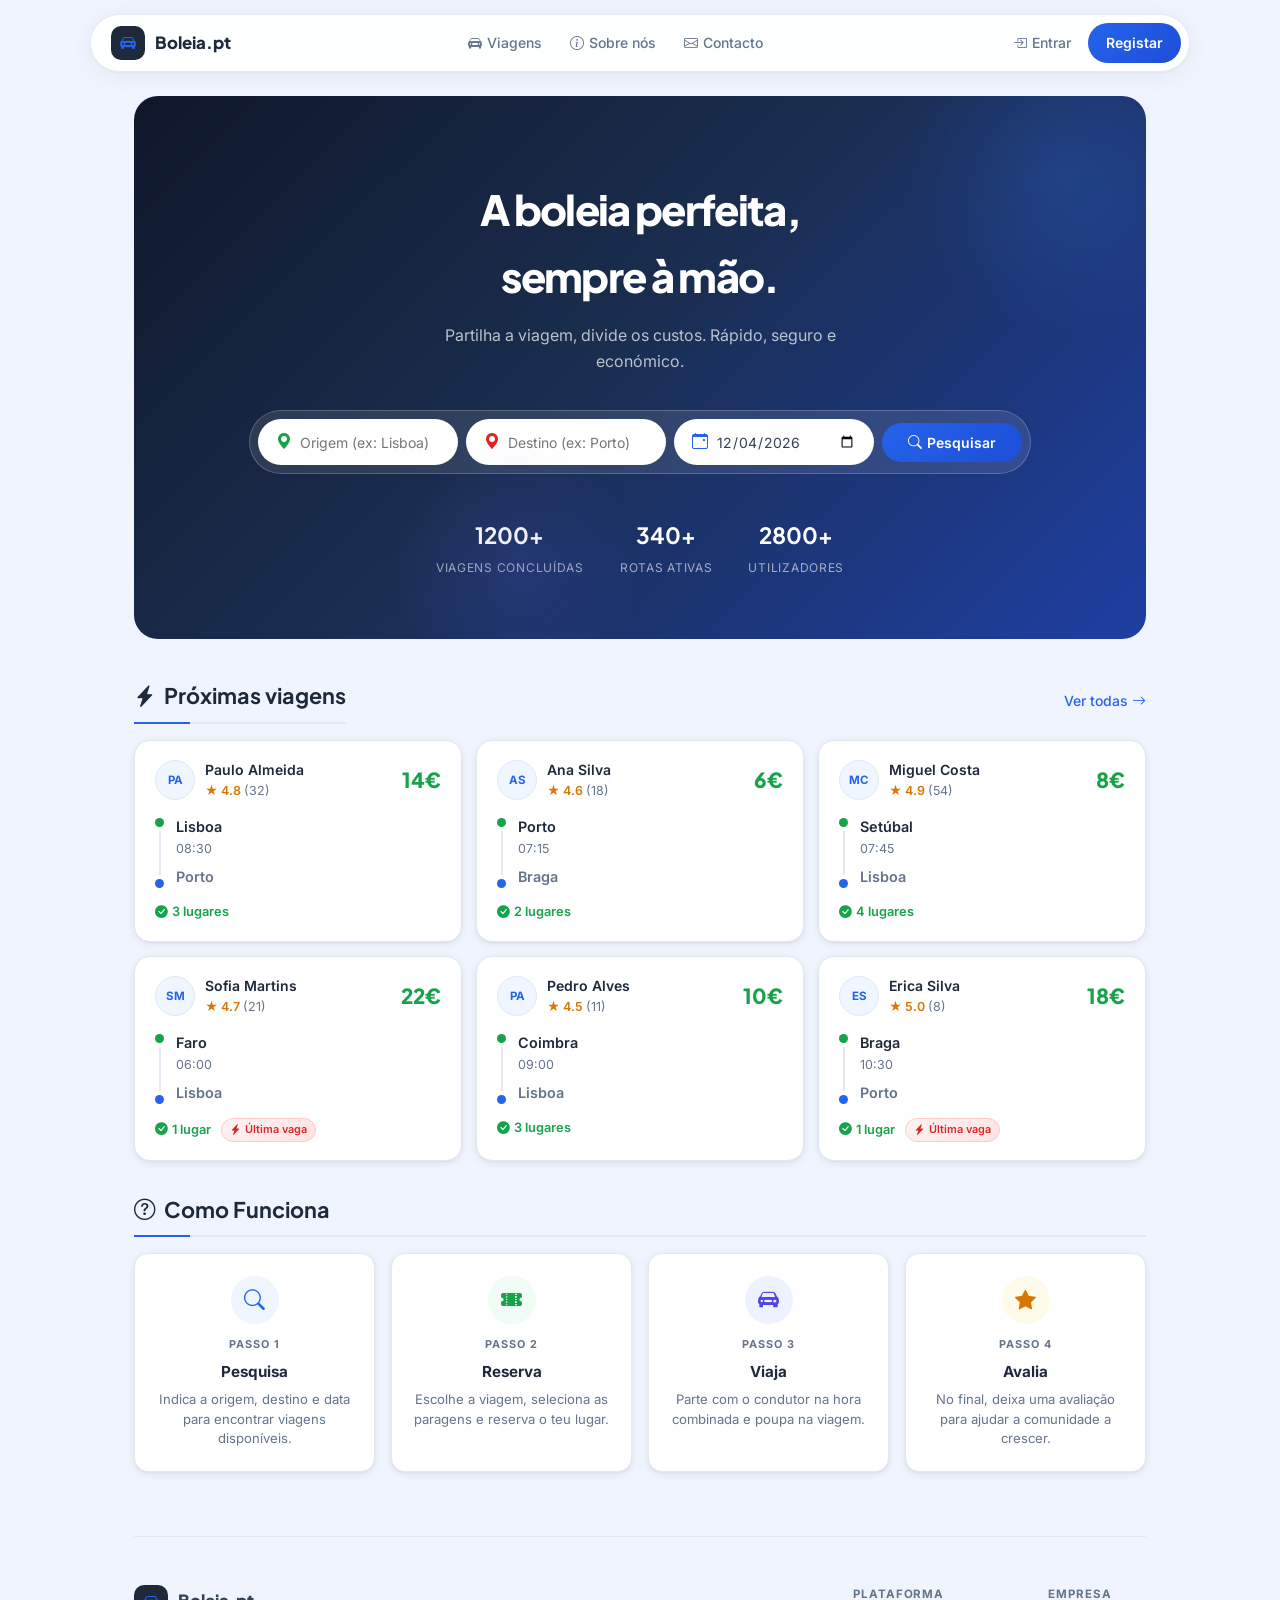
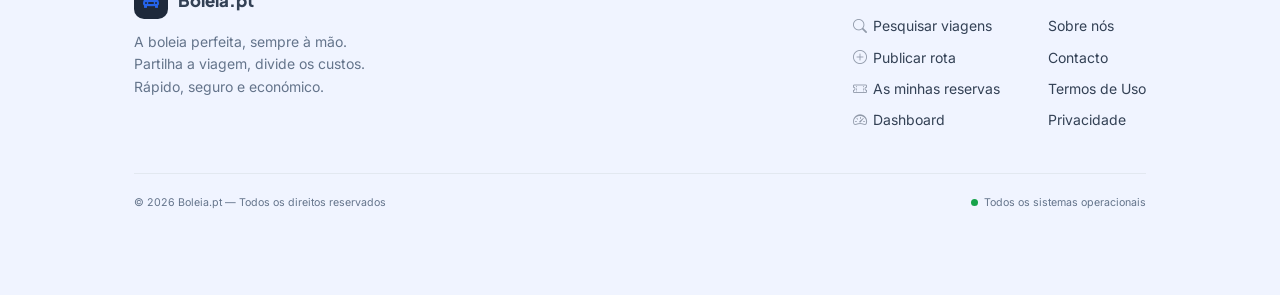
<file: frontend/index.html>
<!DOCTYPE html>
<html lang="pt">
<head>
  <meta charset="UTF-8" />
  <meta name="viewport" content="width=device-width, initial-scale=1.0" />
  <title>Boleia.pt — Partilha de Viagens</title>
  <link rel="stylesheet" href="style.css" />
  <link rel="stylesheet" href="https://cdn.jsdelivr.net/npm/bootstrap-icons@1.11.3/font/bootstrap-icons.min.css" />
  <link rel="stylesheet" href="css/index.css" />
</head>
<body>

<div class="navbar-wrapper">
  <header class="navbar">
    <a class="brand" href="index.html">
      <div class="brand-icon"><i class="bi bi-car-front-fill"></i></div>
      Boleia.pt
    </a>
    <div class="nav-links">
      <a href="#viagens" class="nav-item"><i class="bi bi-car-front-fill"></i> Viagens</a>
      <a href="sobre.html" class="nav-item"><i class="bi bi-info-circle"></i> Sobre nós</a>
      <a href="contacto.html" class="nav-item"><i class="bi bi-envelope"></i> Contacto</a>
    </div>
    <div class="user-actions">
      <a href="login.html" class="nav-item"><i class="bi bi-box-arrow-in-right"></i> Entrar</a>
      <a href="registo.html" class="nav-btn">Registar</a>
    </div>
  </header>
</div>

<section class="hero" id="viagens">
  <p class="hero-title">A boleia perfeita,<br>sempre à mão.</p>
  <p class="hero-sub">Partilha a viagem, divide os custos. Rápido, seguro e económico.</p>
  <div class="hero-search">
    <div class="hero-search-input">
      <i class="bi bi-geo-alt-fill" style="color:var(--success)"></i>
      <input type="text" id="origem" placeholder="Origem (ex: Lisboa)" />
    </div>
    <div class="hero-search-input">
      <i class="bi bi-geo-alt-fill" style="color:var(--danger)"></i>
      <input type="text" id="destino" placeholder="Destino (ex: Porto)" />
    </div>
    <div class="hero-search-input">
      <i class="bi bi-calendar-event"></i>
      <input type="date" id="data" />
    </div>
    <button onclick="pesquisarFromHero()" class="nav-btn" style="padding:11px 26px;">
      <i class="bi bi-search"></i> Pesquisar
    </button>
  </div>
  <div class="hero-stats" id="hero-stats">
    <div class="hero-stat"><strong id="stat-viagens">—</strong><span>Viagens concluídas</span></div>
    <div class="hero-stat"><strong id="stat-rotas">—</strong><span>Rotas ativas</span></div>
    <div class="hero-stat"><strong id="stat-users">—</strong><span>Utilizadores</span></div>
  </div>
</section>

<div class="section-header">
  <h2><i class="bi bi-lightning-charge-fill"></i> Próximas viagens</h2>
  <a href="login.html" style="font-size:0.875rem;color:var(--primary);text-decoration:none;font-weight:500">Ver todas <i class="bi bi-arrow-right"></i></a>
</div>
<div id="tabela-viagens"></div>

<h2 id="como-funciona" style="margin-bottom:16px"><i class="bi bi-question-circle"></i> Como Funciona</h2>
<div class="how-grid">
  <div class="how-card">
    <div class="how-icon" style="background:var(--primary-light);color:var(--primary)"><i class="bi bi-search"></i></div>
    <div class="how-num">Passo 1</div>
    <div class="how-title">Pesquisa</div>
    <div class="how-desc">Indica a origem, destino e data para encontrar viagens disponíveis.</div>
  </div>
  <div class="how-card">
    <div class="how-icon" style="background:var(--success-light);color:var(--success)"><i class="bi bi-ticket-perforated-fill"></i></div>
    <div class="how-num">Passo 2</div>
    <div class="how-title">Reserva</div>
    <div class="how-desc">Escolhe a viagem, seleciona as paragens e reserva o teu lugar.</div>
  </div>
  <div class="how-card">
    <div class="how-icon" style="background:#EEF2FF;color:#4F46E5"><i class="bi bi-car-front-fill"></i></div>
    <div class="how-num">Passo 3</div>
    <div class="how-title">Viaja</div>
    <div class="how-desc">Parte com o condutor na hora combinada e poupa na viagem.</div>
  </div>
  <div class="how-card">
    <div class="how-icon" style="background:var(--warning-light);color:var(--warning)"><i class="bi bi-star-fill"></i></div>
    <div class="how-num">Passo 4</div>
    <div class="how-title">Avalia</div>
    <div class="how-desc">No final, deixa uma avaliação para ajudar a comunidade a crescer.</div>
  </div>
</div>

<footer class="site-footer">
  <div class="footer-inner">
    <div class="footer-brand">
      <a class="brand" href="index.html" style="color:inherit;text-decoration:none">
        <div class="brand-icon"><i class="bi bi-car-front-fill"></i></div>
        Boleia.pt
      </a>
      <p class="footer-tagline">A boleia perfeita, sempre à mão. Partilha a viagem, divide os custos. Rápido, seguro e económico.</p>
    </div>
    <div class="footer-cols">
      <div class="footer-col">
        <div class="footer-col-title">Plataforma</div>
        <a href="pesquisa.html"><i class="bi bi-search" style="margin-right:6px;opacity:.5"></i>Pesquisar viagens</a>
        <a href="publicar.html"><i class="bi bi-plus-circle" style="margin-right:6px;opacity:.5"></i>Publicar rota</a>
        <a href="reservas.html"><i class="bi bi-ticket-perforated" style="margin-right:6px;opacity:.5"></i>As minhas reservas</a>
        <a href="dashboard.html"><i class="bi bi-speedometer2" style="margin-right:6px;opacity:.5"></i>Dashboard</a>
      </div>
      <div class="footer-col">
        <div class="footer-col-title">Empresa</div>
        <a href="sobre.html">Sobre nós</a>
        <a href="contacto.html">Contacto</a>
        <a href="#">Termos de Uso</a>
        <a href="#">Privacidade</a>
      </div>
    </div>
  </div>
  <div class="footer-bottom">
    <small>&copy; 2026 Boleia.pt — Todos os direitos reservados</small>
    <small style="display:flex;align-items:center;gap:6px">
      <span style="width:7px;height:7px;border-radius:50%;background:var(--success);display:inline-block"></span>
      Todos os sistemas operacionais
    </small>
  </div>
</footer>

<script src="utils.js"></script>
<script src="js/index.js"></script>

</body>
</html>
</file>
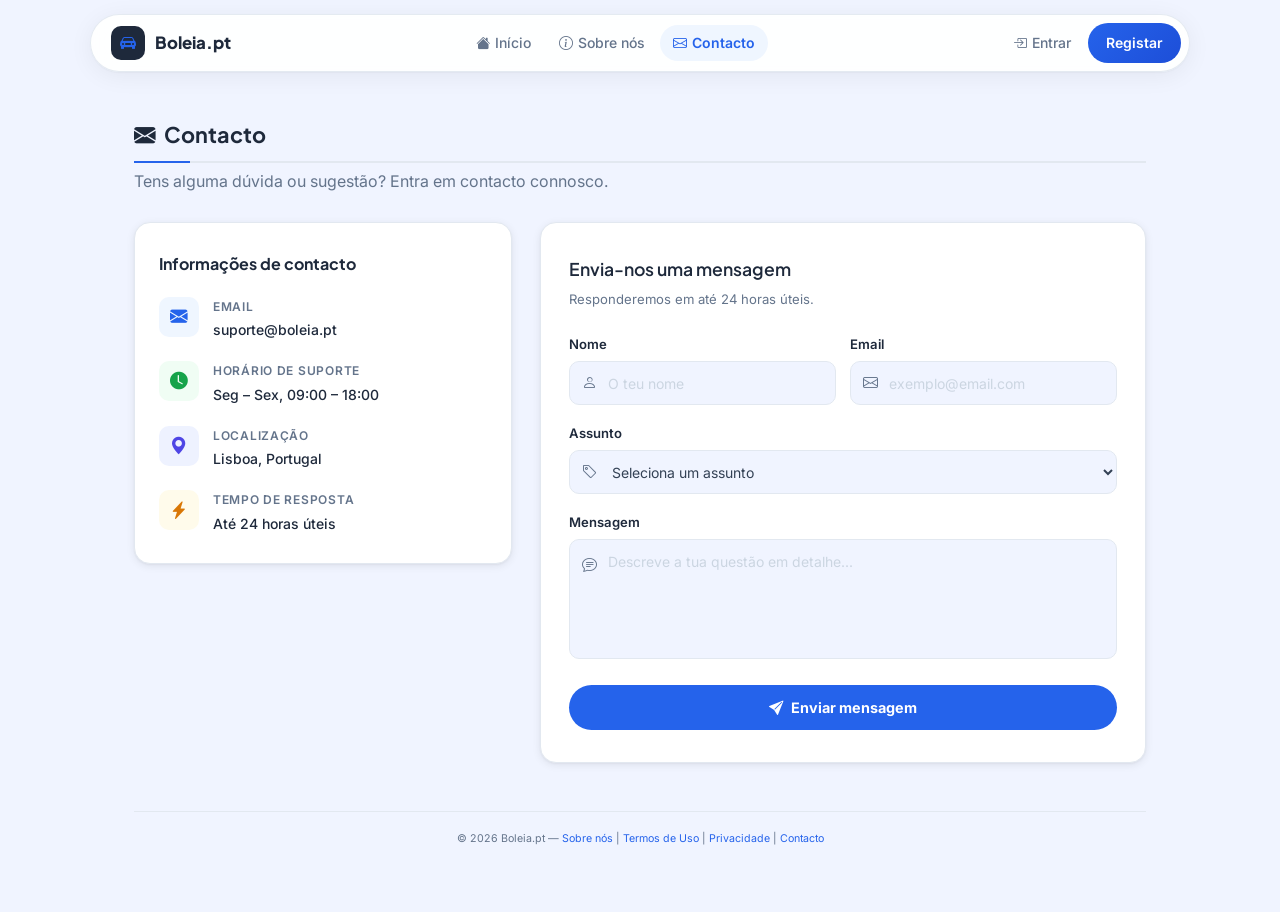
<file: frontend/contacto.html>
<!DOCTYPE html>
<html lang="pt">
<head>
  <meta charset="UTF-8" />
  <meta name="viewport" content="width=device-width, initial-scale=1.0" />
  <title>Boleia.pt — Contacto</title>
  <link rel="stylesheet" href="style.css" />
  <link rel="stylesheet" href="https://cdn.jsdelivr.net/npm/bootstrap-icons@1.11.3/font/bootstrap-icons.min.css" />
  <link rel="stylesheet" href="css/contacto.css" />
</head>
<body>

<div class="navbar-wrapper">
  <header class="navbar">
    <a class="brand" href="index.html">
      <div class="brand-icon"><i class="bi bi-car-front-fill"></i></div>
      Boleia.pt
    </a>
    <div class="nav-links">
      <a href="index.html" class="nav-item"><i class="bi bi-house-fill"></i> Início</a>
      <a href="sobre.html" class="nav-item"><i class="bi bi-info-circle"></i> Sobre nós</a>
      <a href="contacto.html" class="nav-item nav-active"><i class="bi bi-envelope"></i> Contacto</a>
    </div>
    <div class="user-actions">
      <a href="login.html" class="nav-item"><i class="bi bi-box-arrow-in-right"></i> Entrar</a>
      <a href="registo.html" class="nav-btn">Registar</a>
    </div>
  </header>
</div>

<h2><i class="bi bi-envelope-fill"></i> Contacto</h2>
<p style="color:var(--muted);margin-top:-8px;margin-bottom:28px">Tens alguma dúvida ou sugestão? Entra em contacto connosco.</p>

<div class="contact-grid">
  <div class="contact-info-card">
    <h3>Informações de contacto</h3>

    <div class="contact-item">
      <div class="ci-icon" style="background:var(--primary-light);color:var(--primary)">
        <i class="bi bi-envelope-fill"></i>
      </div>
      <div>
        <div class="ci-label">Email</div>
        <div class="ci-value">suporte@boleia.pt</div>
      </div>
    </div>

    <div class="contact-item">
      <div class="ci-icon" style="background:var(--success-light);color:var(--success)">
        <i class="bi bi-clock-fill"></i>
      </div>
      <div>
        <div class="ci-label">Horário de suporte</div>
        <div class="ci-value">Seg – Sex, 09:00 – 18:00</div>
      </div>
    </div>

    <div class="contact-item">
      <div class="ci-icon" style="background:#EEF2FF;color:#4F46E5">
        <i class="bi bi-geo-alt-fill"></i>
      </div>
      <div>
        <div class="ci-label">Localização</div>
        <div class="ci-value">Lisboa, Portugal</div>
      </div>
    </div>

    <div class="contact-item">
      <div class="ci-icon" style="background:var(--warning-light);color:var(--warning)">
        <i class="bi bi-lightning-charge-fill"></i>
      </div>
      <div>
        <div class="ci-label">Tempo de resposta</div>
        <div class="ci-value">Até 24 horas úteis</div>
      </div>
    </div>
  </div>

  <div class="contact-form-card">
    <h3>Envia-nos uma mensagem</h3>
    <p class="form-sub">Responderemos em até 24 horas úteis.</p>

    <div id="contacto-form">
      <div class="form-row">
        <div class="ct-group">
          <label class="ct-label" for="ct-nome">Nome</label>
          <div class="ct-input-wrap">
            <i class="bi bi-person"></i>
            <input class="ct-input" type="text" id="ct-nome" placeholder="O teu nome" autocomplete="given-name" required />
          </div>
        </div>
        <div class="ct-group">
          <label class="ct-label" for="ct-email">Email</label>
          <div class="ct-input-wrap">
            <i class="bi bi-envelope"></i>
            <input class="ct-input" type="email" id="ct-email" placeholder="exemplo@email.com" autocomplete="email" required />
          </div>
        </div>
      </div>
      <div class="ct-group">
        <label class="ct-label" for="ct-assunto">Assunto</label>
        <div class="ct-input-wrap">
          <i class="bi bi-tag"></i>
          <select class="ct-input" id="ct-assunto">
            <option value="">Seleciona um assunto</option>
            <option value="reserva">Problema com uma reserva</option>
            <option value="conta">Questão sobre a minha conta</option>
            <option value="condutor">Verificação de condutor</option>
            <option value="pagamento">Pagamento ou reembolso</option>
            <option value="sugestao">Sugestão ou feedback</option>
            <option value="outro">Outro</option>
          </select>
        </div>
      </div>
      <div class="ct-group">
        <label class="ct-label" for="ct-mensagem">Mensagem</label>
        <div class="ct-input-wrap is-textarea">
          <i class="bi bi-chat-text"></i>
          <textarea class="ct-textarea" id="ct-mensagem" placeholder="Descreve a tua questão em detalhe..."></textarea>
        </div>
      </div>
      <button class="ct-btn" onclick="enviarContacto(event)"><i class="bi bi-send-fill"></i> Enviar mensagem</button>
    </div>

    <div id="contacto-sucesso" class="alert alert-success" style="margin-top:0">
      <i class="bi bi-check-circle-fill"></i>
      <div>
        <b>Mensagem enviada!</b><br>
        <span style="font-size:0.875rem">Receberemos o teu email em breve. Respondemos em até 24 horas úteis.</span>
      </div>
    </div>
  </div>
</div>

<footer>
  <small>&copy; 2026 Boleia.pt — <a href="sobre.html">Sobre nós</a> | <a href="#">Termos de Uso</a> | <a href="#">Privacidade</a> | <a href="contacto.html">Contacto</a></small>
</footer>

<script src="utils.js"></script>
<script src="js/contacto.js"></script>

</body>
</html>
</file>
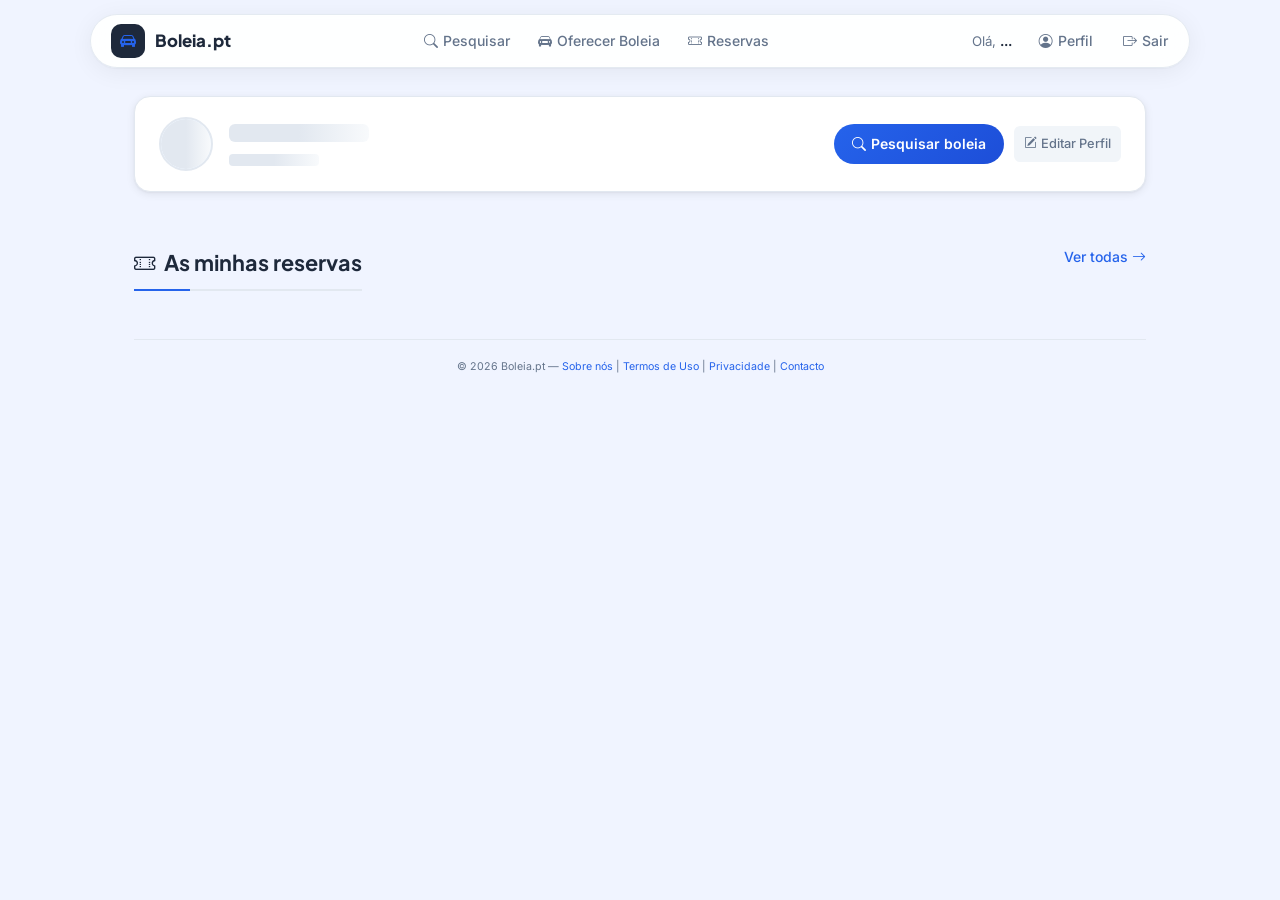
<file: frontend/dashboard.html>
<!DOCTYPE html>
<html lang="pt">
<head>
  <meta charset="UTF-8" />
  <meta name="viewport" content="width=device-width, initial-scale=1.0" />
  <title>Boleia.pt — Dashboard</title>
  <link rel="stylesheet" href="style.css" />
  <link rel="stylesheet" href="https://cdn.jsdelivr.net/npm/bootstrap-icons@1.11.3/font/bootstrap-icons.min.css" />
  <link rel="stylesheet" href="css/dashboard.css" />
</head>
<body>

<div class="navbar-wrapper">
  <header class="navbar">
    <a class="brand" href="dashboard.html">
      <div class="brand-icon"><i class="bi bi-car-front-fill"></i></div>
      Boleia.pt
    </a>
    <div class="nav-links" id="nav-main">
      <a href="pesquisa.html" class="nav-item"><i class="bi bi-search"></i> Pesquisar</a>
      <a href="publicar.html" class="nav-item" id="nav-publicar"><i class="bi bi-car-front-fill"></i> Oferecer Boleia</a>
      <a href="reservas.html" class="nav-item"><i class="bi bi-ticket-perforated"></i> Reservas</a>
    </div>
    <div class="user-actions">
      <span class="user-greeting">Olá, <b id="nome-user">...</b></span>
      <a href="perfil.html" class="nav-item"><i class="bi bi-person-circle"></i> Perfil</a>
      <a href="#" onclick="sair(event)" class="nav-item"><i class="bi bi-box-arrow-right"></i> Sair</a>
    </div>
  </header>
</div>

<div class="dash-profile-card">
  <div class="dash-profile-left">
    <div class="dash-avatar" id="dash-avatar">
      <span class="skeleton" style="width:100%;height:100%;border-radius:50%"></span>
    </div>
    <div>
      <p class="dash-profile-name" id="dash-nome">
        <span class="skeleton" style="width:140px;height:18px;display:inline-block;border-radius:6px"></span>
      </p>
      <p class="dash-profile-role" id="dash-role-text">
        <span class="skeleton" style="width:90px;height:12px;display:inline-block"></span>
      </p>
    </div>
  </div>
  <div class="dash-profile-actions">
    <a href="pesquisa.html" class="nav-btn"><i class="bi bi-search"></i> Pesquisar boleia</a>
    <a href="perfil.html" class="btn-sm btn-muted"><i class="bi bi-pencil-square"></i> Editar Perfil</a>
  </div>
</div>

<div id="secao-passageiro" class="dash-section">
  <div style="display:flex;align-items:center;justify-content:space-between;margin-bottom:4px">
    <h2 style="margin-bottom:0"><i class="bi bi-ticket-perforated"></i> As minhas reservas</h2>
    <a href="reservas.html" style="font-size:0.875rem;color:var(--primary);font-weight:500;text-decoration:none">Ver todas <i class="bi bi-arrow-right"></i></a>
  </div>
  <div id="reservas-tabela"></div>
</div>

<div id="secao-historico" class="dash-section" style="display:none">
  <div style="display:flex;align-items:center;justify-content:space-between;margin-bottom:4px">
    <h2 style="margin-bottom:0"><i class="bi bi-clock-history"></i> Viagens passadas</h2>
    <a href="reservas.html" style="font-size:0.875rem;color:var(--primary);font-weight:500;text-decoration:none">Ver todas <i class="bi bi-arrow-right"></i></a>
  </div>
  <div id="historico-tabela"></div>
</div>

<div id="secao-sugestoes" class="dash-section" style="display:none">
  <h2><i class="bi bi-lightning-charge-fill"></i> Próximas viagens disponíveis</h2>
  <div id="sugestoes-grid"></div>
</div>

<footer>
  <small>&copy; 2026 Boleia.pt — <a href="sobre.html">Sobre nós</a> | <a href="#">Termos de Uso</a> | <a href="#">Privacidade</a> | <a href="contacto.html">Contacto</a></small>
</footer>

<script src="utils.js"></script>
<script src="js/dashboard.js"></script>

</body>
</html>
</file>
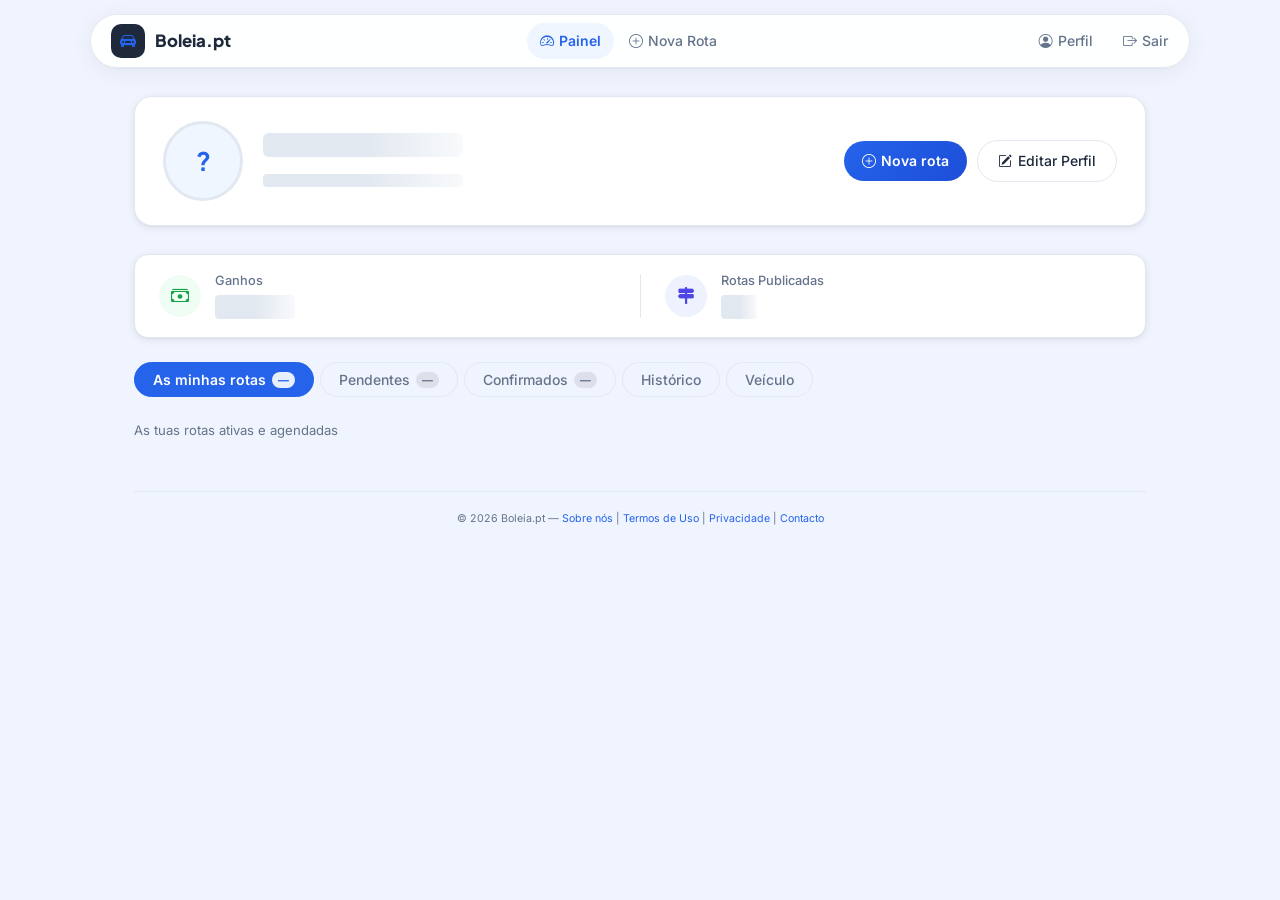
<file: frontend/dashboard_condutor.html>
<!DOCTYPE html>
<html lang="pt">
<head>
  <meta charset="UTF-8" />
  <meta name="viewport" content="width=device-width, initial-scale=1.0" />
  <title>Boleia.pt — Painel Condutor</title>
  <link rel="stylesheet" href="style.css" />
  <link rel="stylesheet" href="https://cdn.jsdelivr.net/npm/bootstrap-icons@1.11.3/font/bootstrap-icons.min.css" />
  <link rel="stylesheet" href="css/dashboard_condutor.css" />
</head>
<body>

<div class="navbar-wrapper">
  <header class="navbar">
    <a class="brand" href="dashboard_condutor.html">
      <div class="brand-icon"><i class="bi bi-car-front-fill"></i></div>
      Boleia.pt
    </a>
    <div class="nav-links">
      <a href="dashboard_condutor.html" class="nav-item nav-active"><i class="bi bi-speedometer2"></i> Painel</a>
      <a href="publicar.html" class="nav-item"><i class="bi bi-plus-circle"></i> Nova Rota</a>
      <a href="pesquisa.html" class="nav-item" id="nav-pesquisar" style="display:none"><i class="bi bi-search"></i> Pesquisar</a>
      <a href="reservas.html" class="nav-item" id="nav-reservas" style="display:none"><i class="bi bi-ticket-perforated"></i> Reservas</a>
      <a href="dashboard.html" class="nav-item" id="nav-passageiro" style="display:none"><i class="bi bi-person-fill"></i> Vista Passageiro</a>
    </div>
    <div class="user-actions">
      <a href="perfil.html" class="nav-item"><i class="bi bi-person-circle"></i> Perfil</a>
      <a href="#" onclick="sair(event)" class="nav-item"><i class="bi bi-box-arrow-right"></i> Sair</a>
    </div>
  </header>
</div>

<div class="driver-profile-card">
  <div class="driver-profile-left">
    <div class="driver-avatar" id="dash-avatar">?</div>
    <div>
      <p class="driver-name" id="welcome-title"><span class="skeleton" style="width:200px;height:24px;display:inline-block;border-radius:6px"></span></p>
      <p class="driver-meta" id="driver-meta">
        <span class="skeleton" style="width:200px;height:13px;display:inline-block"></span>
      </p>
    </div>
  </div>
  <div class="driver-profile-actions">
    <a href="publicar.html" class="nav-btn"><i class="bi bi-plus-circle"></i> Nova rota</a>
    <a href="perfil.html" class="btn-edit-perfil"><i class="bi bi-pencil-square"></i> Editar Perfil</a>
  </div>
</div>

<div class="driver-stats-bar">
  <div class="driver-stat-item">
    <div class="dsi dsi-success"><i class="bi bi-cash-stack"></i></div>
    <div>
      <div class="driver-stat-label">Ganhos</div>
      <div class="driver-stat-value" id="stat-ganhos"><div class="skeleton" style="width:80px;height:24px"></div></div>
    </div>
  </div>
  <div class="driver-stat-sep"></div>
  <div class="driver-stat-item">
    <div class="dsi dsi-indigo"><i class="bi bi-signpost-2-fill"></i></div>
    <div>
      <div class="driver-stat-label">Rotas Publicadas</div>
      <div class="driver-stat-value" id="stat-rotas"><div class="skeleton" style="width:36px;height:24px"></div></div>
    </div>
  </div>
</div>

<div class="tabs" role="tablist">
  <button class="tab-btn active" role="tab" aria-selected="true" aria-controls="aba-rotas" onclick="mostrarAba(event,'aba-rotas')">
    As minhas rotas <span class="tab-count" id="cnt-rotas">—</span>
  </button>
  <button class="tab-btn" role="tab" aria-selected="false" aria-controls="aba-pendentes" onclick="mostrarAba(event,'aba-pendentes')">
    Pendentes <span class="tab-count" id="cnt-pendentes">—</span>
  </button>
  <button class="tab-btn" role="tab" aria-selected="false" aria-controls="aba-confirmados" onclick="mostrarAba(event,'aba-confirmados')">
    Confirmados <span class="tab-count" id="cnt-confirmados">—</span>
  </button>
  <button class="tab-btn" role="tab" aria-selected="false" aria-controls="aba-historico" onclick="mostrarAba(event,'aba-historico')">
    Histórico
  </button>
  <button class="tab-btn" role="tab" aria-selected="false" aria-controls="aba-veiculo" onclick="mostrarAba(event,'aba-veiculo')">
    Veículo
  </button>
</div>

<div id="aba-rotas" class="tab-panel active" role="tabpanel">
  <div style="margin-bottom:14px">
    <span style="font-size:0.82rem;color:var(--muted)">As tuas rotas ativas e agendadas</span>
  </div>
  <div id="rotas-lista"></div>
</div>

<div id="aba-pendentes" class="tab-panel" role="tabpanel">
  <h3 style="margin-top:0">Pedidos de reserva pendentes</h3>
  <div id="pendentes-tabela"></div>
</div>

<div id="aba-confirmados" class="tab-panel" role="tabpanel">
  <h3 style="margin-top:0">Passageiros confirmados</h3>
  <div id="confirmados-tabela"></div>
</div>

<div id="aba-historico" class="tab-panel" role="tabpanel">
  <h3 style="margin-top:0">Histórico de viagens</h3>
  <div id="historico-tabela"></div>
</div>

<div id="aba-veiculo" class="tab-panel" role="tabpanel">
  <div id="veiculo-conteudo"><p>A carregar...</p></div>
</div>

<script src="utils.js"></script>
<script src="js/dashboard_condutor.js"></script>

<div id="modal-recusar" style="display:none;position:fixed;inset:0;z-index:2000;background:rgba(15,23,42,.5);backdrop-filter:blur(4px);align-items:center;justify-content:center;padding:20px" onclick="fecharRecusarOverlay(event)">
  <div style="background:var(--surface);border-radius:20px;padding:28px;max-width:440px;width:100%;box-shadow:0 24px 64px rgba(0,0,0,.18);position:relative">
    <button onclick="fecharRecusar()" style="position:absolute;top:14px;right:14px;background:var(--bg);border:none;border-radius:50%;width:32px;height:32px;display:flex;align-items:center;justify-content:center;cursor:pointer;color:var(--muted);font-size:0.9rem"><i class="bi bi-x-lg"></i></button>
    <p style="font-size:1.1rem;font-weight:700;color:var(--dark);margin:0 0 4px;font-family:'Plus Jakarta Sans','Inter',sans-serif"><i class="bi bi-x-circle-fill" style="color:var(--danger)"></i> Recusar reserva</p>
    <p style="font-size:0.82rem;color:var(--muted);margin-bottom:22px">Podes indicar um motivo ao passageiro (opcional).</p>
    <input type="hidden" id="recusar-id" />
    <div style="margin-bottom:16px">
      <label style="display:block;font-size:0.82rem;font-weight:600;color:var(--dark);margin-bottom:6px">Motivo <span style="font-weight:400;color:var(--muted)">(opcional)</span></label>
      <textarea id="recusar-motivo" rows="3" style="width:100%;border:1.5px solid var(--border);border-radius:10px;padding:10px 13px;font-size:0.875rem;font-family:inherit;color:var(--text);background:var(--bg);outline:none;resize:vertical;box-sizing:border-box;transition:border-color 180ms" placeholder="Ex: Já não tenho lugares disponíveis, desculpa..."></textarea>
    </div>
    <button id="btn-confirmar-recusar" onclick="confirmarRecusar()" style="width:100%;padding:13px;border-radius:99px;border:none;background:var(--danger);color:#fff;font-size:0.9rem;font-weight:700;font-family:inherit;cursor:pointer;transition:background 150ms"><i class="bi bi-x-circle-fill"></i> Recusar reserva</button>
  </div>
</div>

<footer>
  <small>&copy; 2026 Boleia.pt — <a href="sobre.html">Sobre nós</a> | <a href="#">Termos de Uso</a> | <a href="#">Privacidade</a> | <a href="contacto.html">Contacto</a></small>
</footer>

</body>
</html>
</file>
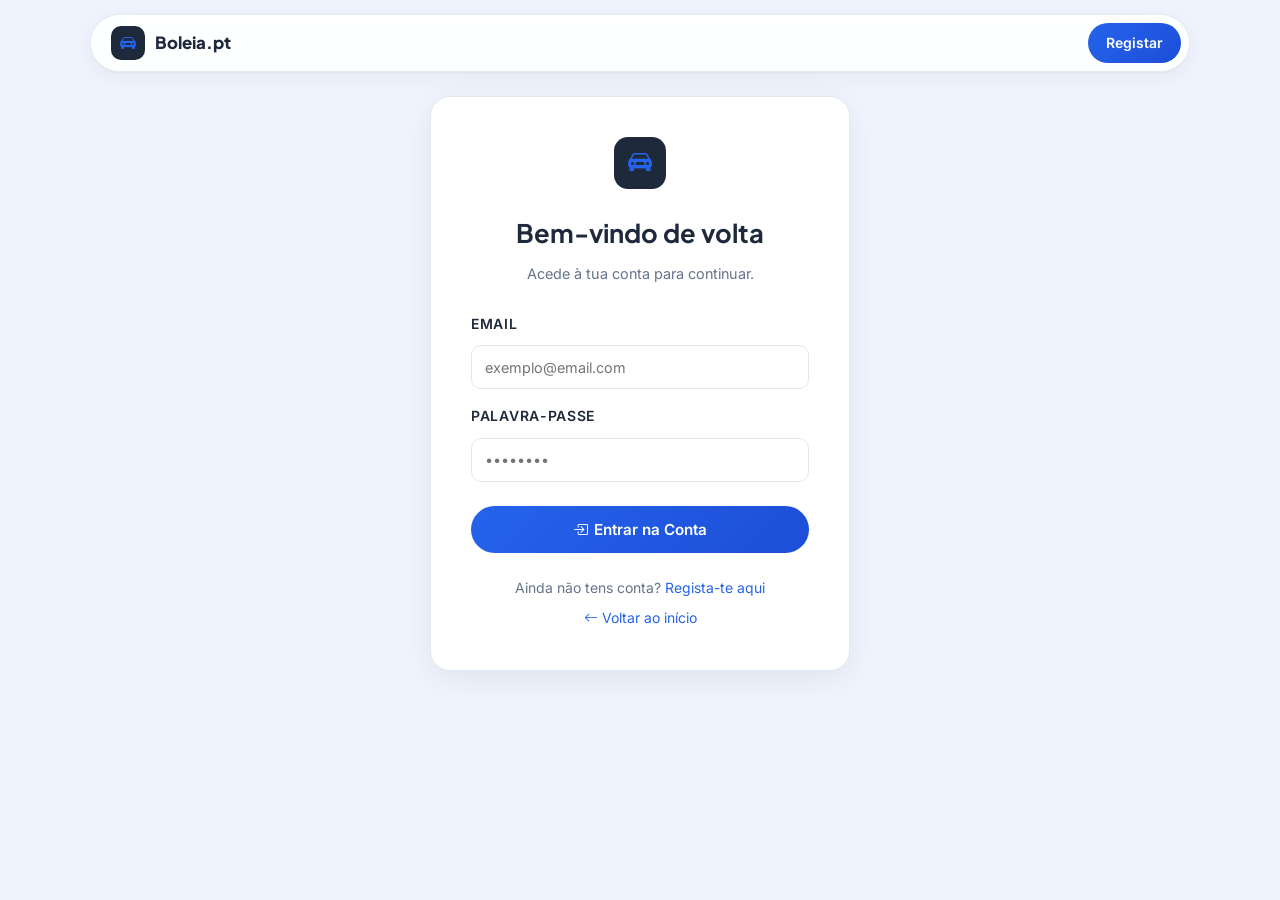
<file: frontend/login.html>
<!DOCTYPE html>
<html lang="pt">
<head>
  <meta charset="UTF-8" />
  <meta name="viewport" content="width=device-width, initial-scale=1.0" />
  <title>Boleia.pt — Entrar</title>
  <link rel="stylesheet" href="style.css" />
  <link rel="stylesheet" href="https://cdn.jsdelivr.net/npm/bootstrap-icons@1.11.3/font/bootstrap-icons.min.css" />
</head>
<body>

<div class="navbar-wrapper">
  <header class="navbar">
    <a class="brand" href="index.html">
      <div class="brand-icon"><i class="bi bi-car-front-fill"></i></div>
      Boleia.pt
    </a>
    <div class="nav-links"></div>
    <div class="user-actions">
      <a href="registo.html" class="nav-btn">Registar</a>
    </div>
  </header>
</div>

<div class="auth-card">
  <div class="auth-icon"><i class="bi bi-car-front-fill"></i></div>
  <h2>Bem-vindo de volta</h2>
  <p class="auth-subtitle">Acede à tua conta para continuar.</p>

  <form onsubmit="entrar(event)">
    <div class="form-group">
      <label for="email">Email</label>
      <input type="email" id="email" placeholder="exemplo@email.com" autocomplete="email" required />
    </div>
    <div class="form-group">
      <label for="password">Palavra-passe</label>
      <input type="password" id="password" placeholder="••••••••" autocomplete="current-password" required />
    </div>

    <div id="erro" class="alert alert-danger" style="display:none" role="alert">
      <i class="bi bi-x-circle-fill"></i>
      <span id="erro-msg"></span>
    </div>

    <button type="submit" id="btn-entrar" class="btn-submit"><i class="bi bi-box-arrow-in-right"></i> Entrar na Conta</button>
  </form>

  <p class="auth-footer">Ainda não tens conta? <a href="registo.html">Regista-te aqui</a></p>
  <p class="auth-footer" style="margin-top:8px"><a href="index.html"><i class="bi bi-arrow-left"></i> Voltar ao início</a></p>
</div>

<script src="utils.js"></script>
<script src="js/login.js"></script>

</body>
</html>
</file>
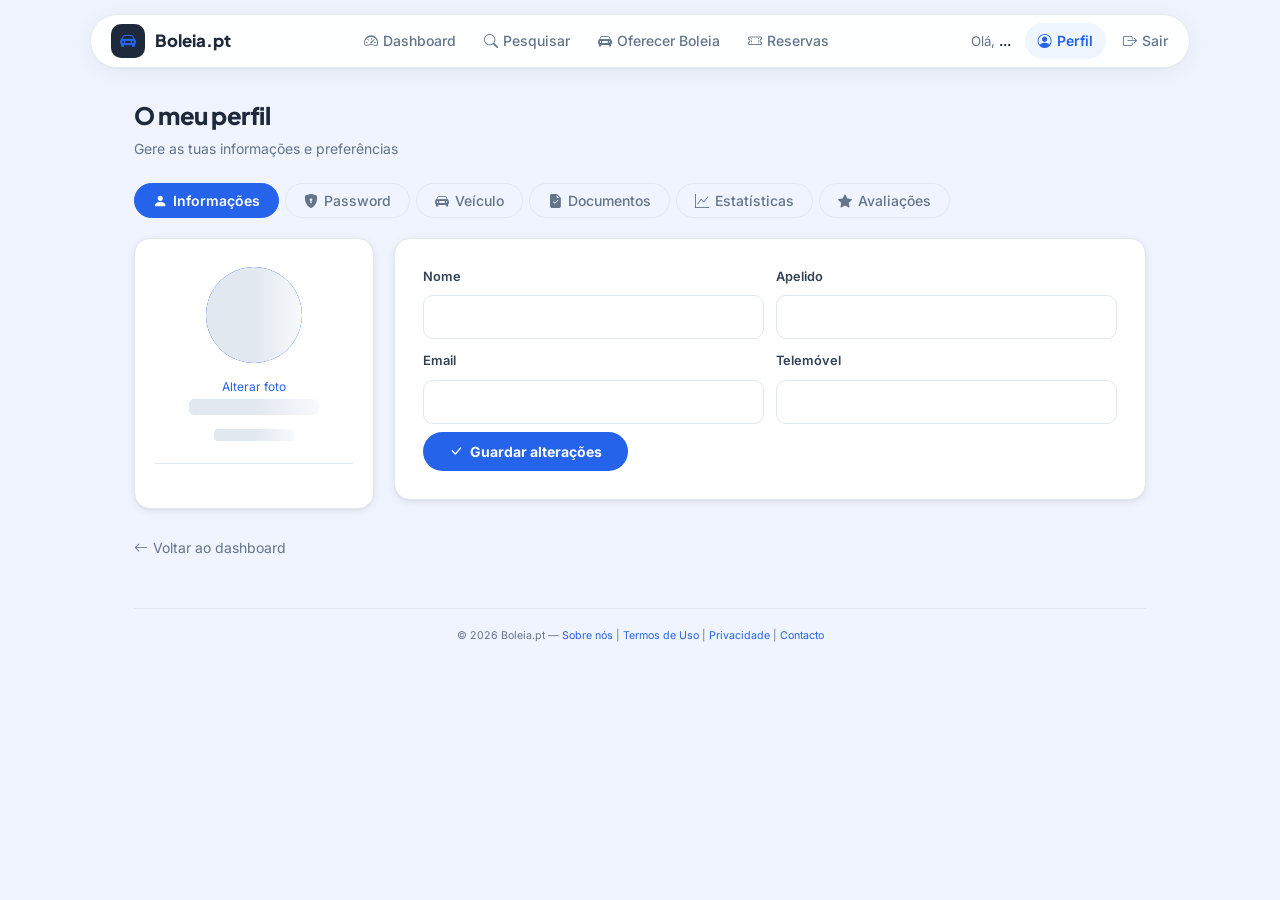
<file: frontend/perfil.html>
<!DOCTYPE html>
<html lang="pt">
<head>
  <meta charset="UTF-8" />
  <meta name="viewport" content="width=device-width, initial-scale=1.0" />
  <title>Boleia.pt — O meu perfil</title>
  <link rel="stylesheet" href="style.css" />
  <link rel="stylesheet" href="https://cdn.jsdelivr.net/npm/bootstrap-icons@1.11.3/font/bootstrap-icons.min.css" />
  <link rel="stylesheet" href="css/perfil.css" />
</head>
<body>

<div class="navbar-wrapper">
  <header class="navbar">
    <a class="brand" href="dashboard.html" id="nav-brand">
      <div class="brand-icon"><i class="bi bi-car-front-fill"></i></div>
      Boleia.pt
    </a>
    <div class="nav-links" id="nav-main">
      <a href="dashboard.html" class="nav-item" id="nav-dashboard"><i class="bi bi-speedometer2"></i> Dashboard</a>
      <a href="pesquisa.html" class="nav-item" id="nav-pesquisar"><i class="bi bi-search"></i> Pesquisar</a>
      <a href="publicar.html" class="nav-item" id="nav-publicar"><i class="bi bi-car-front-fill"></i> Oferecer Boleia</a>
      <a href="reservas.html" class="nav-item" id="nav-reservas"><i class="bi bi-ticket-perforated"></i> Reservas</a>
    </div>
    <div class="user-actions">
      <span class="user-greeting">Olá, <b id="nome-user">...</b></span>
      <a href="perfil.html" class="nav-item nav-active"><i class="bi bi-person-circle"></i> Perfil</a>
      <a href="#" onclick="sair(event)" class="nav-item"><i class="bi bi-box-arrow-right"></i> Sair</a>
    </div>
  </header>
</div>

<div class="perfil-page-head">
  <h1>O meu perfil</h1>
  <p>Gere as tuas informações e preferências</p>
</div>

<div class="tabs" role="tablist">
  <button class="tab-btn active" role="tab" aria-selected="true" aria-controls="aba-info" onclick="mostrarAba(event,'aba-info')">
    <i class="bi bi-person-fill"></i> Informações
  </button>
  <button class="tab-btn" role="tab" aria-selected="false" aria-controls="aba-password" onclick="mostrarAba(event,'aba-password')">
    <i class="bi bi-shield-lock-fill"></i> Password
  </button>
  <button class="tab-btn" role="tab" aria-selected="false" aria-controls="aba-carro" id="btn-carro" onclick="mostrarAba(event,'aba-carro')">
    <i class="bi bi-car-front-fill"></i> Veículo
  </button>
  <button class="tab-btn" role="tab" aria-selected="false" aria-controls="aba-documentos" id="btn-documentos" onclick="mostrarAba(event,'aba-documentos')">
    <i class="bi bi-file-earmark-check-fill"></i> Documentos
  </button>
  <button class="tab-btn" role="tab" aria-selected="false" aria-controls="aba-stats" id="btn-stats" onclick="mostrarAba(event,'aba-stats')">
    <i class="bi bi-graph-up"></i> Estatísticas
  </button>
  <button class="tab-btn" role="tab" aria-selected="false" aria-controls="aba-avaliacoes" onclick="mostrarAba(event,'aba-avaliacoes')">
    <i class="bi bi-star-fill"></i> Avaliações
  </button>
</div>

<div id="aba-info" class="tab-panel active" role="tabpanel">
  <div class="info-layout">
    <div class="info-profile-card">
      <div class="info-avatar-wrap" onclick="document.getElementById('avatar-input').click()" title="Alterar foto">
        <div class="info-avatar" id="perfil-avatar">
          <span class="skeleton" style="width:100%;height:100%;border-radius:50%"></span>
        </div>
        <div class="info-avatar-overlay"><i class="bi bi-camera-fill"></i></div>
        <input type="file" id="avatar-input" accept=".jpg,.jpeg,.png" style="display:none" onchange="uploadAvatar(this)">
      </div>
      <span class="avatar-upload-hint" onclick="document.getElementById('avatar-input').click()">Alterar foto</span>
      <div class="info-profile-name" id="perfil-nome">
        <span class="skeleton" style="width:130px;height:16px;display:inline-block;border-radius:5px"></span>
      </div>
      <div class="info-profile-role" id="perfil-role-text">
        <span class="skeleton" style="width:80px;height:12px;display:inline-block;border-radius:4px"></span>
      </div>
      <div class="info-stats" id="perfil-stats"></div>
    </div>

    <div class="info-form-card">
      <form onsubmit="guardarPerfil(event)">
        <div class="form-grid-2">
          <div class="form-group">
            <label>Nome</label>
            <input type="text" id="first_name" required />
          </div>
          <div class="form-group">
            <label>Apelido</label>
            <input type="text" id="last_name" />
          </div>
          <div class="form-group" style="margin-bottom:0">
            <label>Email</label>
            <input type="email" id="email" disabled />
          </div>
          <div class="form-group" style="margin-bottom:0">
            <label>Telemóvel</label>
            <input type="tel" id="phone" />
          </div>
        </div>
        <button type="submit" class="btn-perfil-save"><i class="bi bi-check-lg"></i> Guardar alterações</button>
      </form>
    </div>
  </div>
</div>

<div id="aba-password" class="tab-panel" role="tabpanel">
  <div class="settings-card">
    <div class="settings-card-head">
      <h3><i class="bi bi-shield-lock-fill" style="color:var(--primary)"></i> Alterar palavra-passe</h3>
      <p>Usa uma palavra-passe forte com pelo menos 8 caracteres.</p>
    </div>
    <form onsubmit="alterarPassword(event)">
      <div class="settings-card-body">
        <div class="form-group">
          <label>Palavra-passe atual</label>
          <input type="password" id="pass-atual" style="max-width:360px" />
        </div>
        <div class="form-grid-2" style="max-width:400px">
          <div class="form-group" style="margin-bottom:0">
            <label>Nova palavra-passe</label>
            <input type="password" id="pass-nova" />
          </div>
          <div class="form-group" style="margin-bottom:0">
            <label>Confirmar</label>
            <input type="password" id="pass-confirmar" />
          </div>
        </div>
      </div>
      <div class="settings-card-footer">
        <button type="submit"><i class="bi bi-shield-lock-fill"></i> Alterar password</button>
      </div>
    </form>
  </div>
</div>

<div id="aba-carro" class="tab-panel" role="tabpanel">
  <div class="settings-card">
    <div class="settings-card-head">
      <h3><i class="bi bi-car-front-fill" style="color:var(--primary)"></i> Dados do veículo</h3>
      <p>O teu veículo é apresentado aos passageiros nas viagens que publicas.</p>
    </div>
    <form onsubmit="guardarCarro(event)">
      <div class="settings-card-body">
        <div class="form-grid-2" style="max-width:480px">
          <div class="form-group">
            <label>Marca</label>
            <input type="text" id="car_make" placeholder="Ex: Volkswagen" />
          </div>
          <div class="form-group">
            <label>Modelo</label>
            <input type="text" id="car_model" placeholder="Ex: Golf" />
          </div>
          <div class="form-group" style="margin-bottom:0">
            <label>Ano</label>
            <input type="number" id="car_year" placeholder="Ex: 2019" min="1980" max="2030" />
          </div>
          <div class="form-group" style="margin-bottom:0">
            <label>Matrícula</label>
            <input type="text" id="car_plate" placeholder="Ex: AA-00-BB" />
          </div>
        </div>
      </div>
      <div class="settings-card-footer">
        <button type="submit"><i class="bi bi-floppy-fill"></i> Guardar veículo</button>
      </div>
    </form>
  </div>
</div>

<div id="aba-documentos" class="tab-panel" role="tabpanel">
  <div class="settings-card" style="margin-bottom:16px">
    <div class="settings-card-head">
      <h3><i class="bi bi-file-earmark-check-fill" style="color:var(--primary)"></i> Documentos de verificação</h3>
      <p>Envia a carta de condução, cartão de cidadão e seguro para verificar a tua conta de condutor.</p>
    </div>
    <div class="settings-card-body">
      <div id="lista-documentos"><p style="color:var(--muted);font-size:0.875rem">A carregar...</p></div>
    </div>
  </div>

  <div class="settings-card">
    <div class="settings-card-head">
      <h3><i class="bi bi-upload" style="color:var(--primary)"></i> Enviar documento</h3>
      <p>Podes substituir um documento existente enviando um novo do mesmo tipo.</p>
    </div>
    <form onsubmit="enviarDocumento(event)">
      <div class="settings-card-body">
        <div class="form-group" style="max-width:320px">
          <label>Tipo de documento</label>
          <select id="doc-tipo">
            <option value="LICENSE">Carta de Condução</option>
            <option value="ID">Cartão de Cidadão</option>
            <option value="INSURANCE">Seguro</option>
          </select>
        </div>
        <div class="upload-zone" onclick="document.getElementById('doc-file').click()" style="max-width:420px">
          <input type="file" id="doc-file" accept=".jpg,.jpeg,.png,.pdf" onchange="mostrarNomeFicheiro(this)" />
          <i class="bi bi-cloud-arrow-up"></i>
          <div class="upload-zone-label">Clica para selecionar o ficheiro</div>
          <span class="upload-zone-hint">JPG, PNG ou PDF · máx. 5 MB</span>
        </div>
        <div id="file-name-display"><i class="bi bi-check-circle-fill"></i> <span id="file-name-text"></span></div>
      </div>
      <div class="settings-card-footer">
        <button type="submit"><i class="bi bi-upload"></i> Enviar documento</button>
      </div>
    </form>
  </div>
</div>

<div id="aba-stats" class="tab-panel" role="tabpanel">
  <div class="settings-card">
    <div class="settings-card-head">
      <h3><i class="bi bi-graph-up" style="color:var(--primary)"></i> As minhas estatísticas</h3>
      <p>Resumo da tua atividade como condutor na plataforma.</p>
    </div>
    <div class="settings-card-body">
      <div id="stats-conteudo" class="stat-grid">
        <div class="stat-card c-success"><div class="stat-label">Ganhos esta semana</div><div class="stat-value"><div class="skeleton" style="width:80px;height:26px"></div></div></div>
        <div class="stat-card c-primary"><div class="stat-label">Ganhos totais</div><div class="stat-value"><div class="skeleton" style="width:80px;height:26px"></div></div></div>
        <div class="stat-card c-warning"><div class="stat-label">Viagens concluídas</div><div class="stat-value"><div class="skeleton" style="width:40px;height:26px"></div></div></div>
        <div class="stat-card c-muted"><div class="stat-label">Avaliação média</div><div class="stat-value"><div class="skeleton" style="width:60px;height:26px"></div></div></div>
      </div>
    </div>
  </div>
</div>

<div id="aba-avaliacoes" class="tab-panel" role="tabpanel">
  <div class="settings-card">
    <div class="settings-card-head">
      <h3><i class="bi bi-star-fill" style="color:var(--warning)"></i> Avaliações recebidas</h3>
      <p>O que os passageiros dizem sobre as tuas viagens.</p>
    </div>
    <div class="settings-card-body">
      <div id="avaliacoes"><p style="color:var(--muted);font-size:0.875rem">A carregar...</p></div>
    </div>
  </div>
</div>

<a href="dashboard.html" id="back-link" class="back-link" style="margin-top:28px;display:inline-flex"><i class="bi bi-arrow-left"></i> Voltar ao dashboard</a>

<script src="utils.js"></script>
<script src="js/perfil.js"></script>

<footer>
  <small>&copy; 2026 Boleia.pt — <a href="sobre.html">Sobre nós</a> | <a href="#">Termos de Uso</a> | <a href="#">Privacidade</a> | <a href="contacto.html">Contacto</a></small>
</footer>

</body>
</html>
</file>
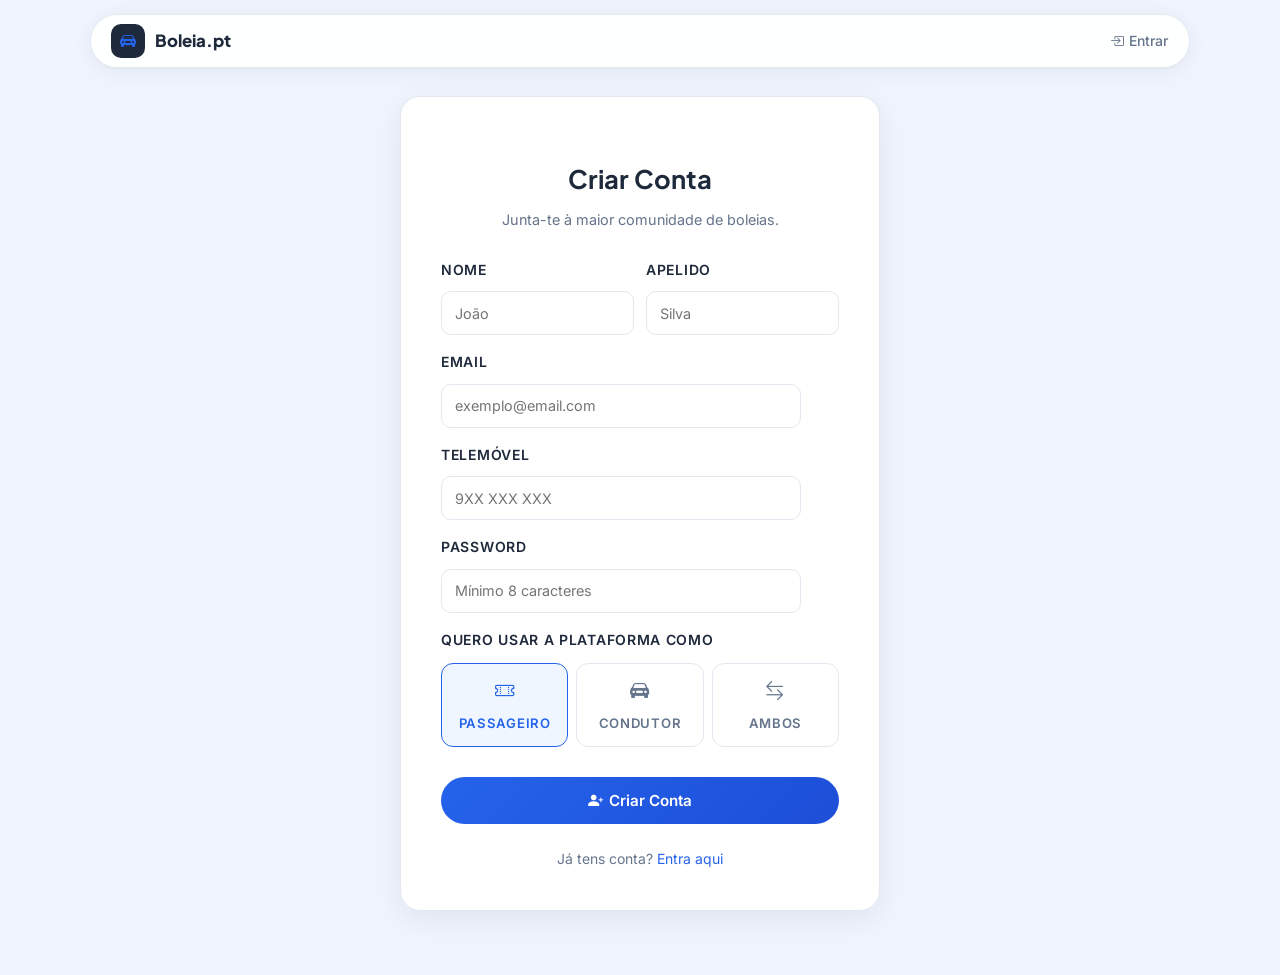
<file: frontend/registo.html>
<!DOCTYPE html>
<html lang="pt">
<head>
  <meta charset="UTF-8" />
  <meta name="viewport" content="width=device-width, initial-scale=1.0" />
  <title>Boleia.pt — Registo</title>
  <link rel="stylesheet" href="style.css" />
  <link rel="stylesheet" href="https://cdn.jsdelivr.net/npm/bootstrap-icons@1.11.3/font/bootstrap-icons.min.css" />
  <link rel="stylesheet" href="css/registo.css" />
</head>
<body>

<div class="navbar-wrapper">
  <header class="navbar">
    <a class="brand" href="index.html">
      <div class="brand-icon"><i class="bi bi-car-front-fill"></i></div>
      Boleia.pt
    </a>
    <div class="nav-links"></div>
    <div class="user-actions">
      <a href="login.html" class="nav-item"><i class="bi bi-box-arrow-in-right"></i> Entrar</a>
    </div>
  </header>
</div>

<div class="auth-card" style="max-width:480px">
  <h2>Criar Conta</h2>
  <p class="auth-subtitle">Junta-te à maior comunidade de boleias.</p>

  <form onsubmit="registar(event)">
    <div class="auth-name-row">
      <div class="form-group" style="margin-bottom:0">
        <label>Nome</label>
        <input type="text" id="nome" placeholder="João" required />
      </div>
      <div class="form-group" style="margin-bottom:0">
        <label>Apelido</label>
        <input type="text" id="apelido" placeholder="Silva" required />
      </div>
    </div>
    <div class="form-group">
      <label>Email</label>
      <input type="email" id="email" placeholder="exemplo@email.com" autocomplete="email" required />
    </div>
    <div class="form-group">
      <label>Telemóvel</label>
      <input type="tel" id="telemovel" placeholder="9XX XXX XXX" autocomplete="tel" />
    </div>
    <div class="form-group">
      <label>Password</label>
      <input type="password" id="password" placeholder="Mínimo 8 caracteres" autocomplete="new-password" required />
    </div>

    <div class="form-group">
      <label>Quero usar a plataforma como</label>
      <div class="role-selector">
        <label class="role-opt">
          <input type="radio" name="role" value="PASSENGER" checked />
          <span><i class="bi bi-ticket-perforated"></i> Passageiro</span>
        </label>
        <label class="role-opt">
          <input type="radio" name="role" value="DRIVER" />
          <span><i class="bi bi-car-front-fill"></i> Condutor</span>
        </label>
        <label class="role-opt">
          <input type="radio" name="role" value="BOTH" />
          <span><i class="bi bi-arrow-left-right"></i> Ambos</span>
        </label>
      </div>
    </div>

    <div class="carro-fields" id="carro-fields">
      <div class="carro-inner">
        <p class="carro-label"><i class="bi bi-car-front-fill"></i> Dados do veículo <span style="font-weight:400;text-transform:none;letter-spacing:0">(opcional)</span></p>
        <div class="carro-grid">
          <div class="form-group" style="margin-bottom:0">
            <label>Marca</label>
            <input type="text" id="car_make" placeholder="Ex: Volkswagen" autocomplete="off" />
          </div>
          <div class="form-group" style="margin-bottom:0">
            <label>Modelo</label>
            <input type="text" id="car_model" placeholder="Ex: Golf" autocomplete="off" />
          </div>
          <div class="form-group" style="margin-bottom:0">
            <label>Ano</label>
            <input type="number" id="car_year" placeholder="Ex: 2020" min="1980" max="2030" />
          </div>
          <div class="form-group" style="margin-bottom:0">
            <label>Matrícula</label>
            <input type="text" id="car_plate" placeholder="Ex: AA-00-BB" autocomplete="off" />
          </div>
        </div>
      </div>
    </div>

    <div id="erro" class="alert alert-danger" style="display:none;text-align:left"></div>

    <button type="submit" class="btn-submit"><i class="bi bi-person-plus-fill"></i> Criar Conta</button>
  </form>

  <p class="auth-footer">Já tens conta? <a href="login.html">Entra aqui</a></p>
</div>

<script src="utils.js"></script>
<script src="js/registo.js"></script>

</body>
</html>
</file>
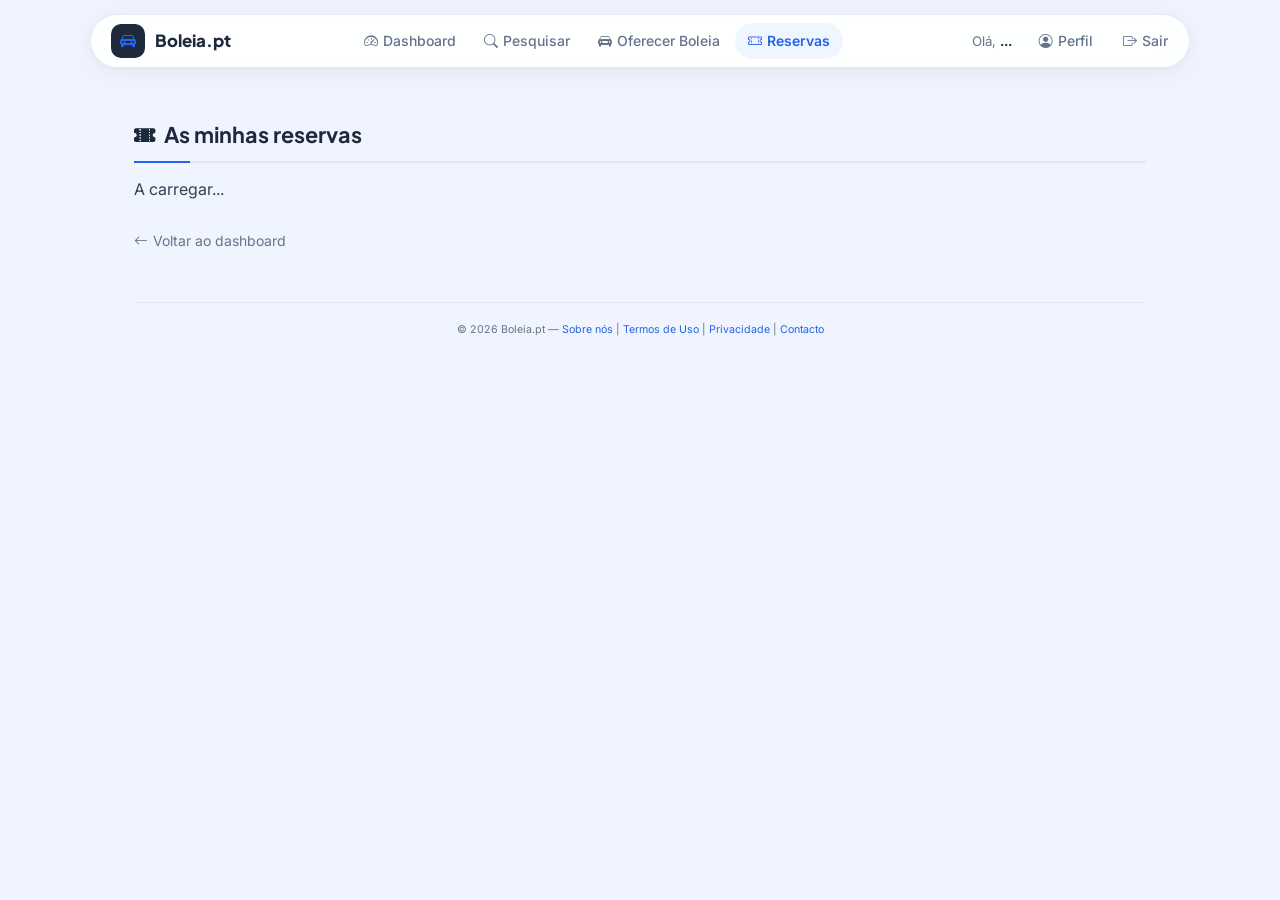
<file: frontend/reservas.html>
<!DOCTYPE html>
<html lang="pt">
<head>
  <meta charset="UTF-8" />
  <meta name="viewport" content="width=device-width, initial-scale=1.0" />
  <title>Boleia.pt — As minhas reservas</title>
  <link rel="stylesheet" href="style.css" />
  <link rel="stylesheet" href="https://cdn.jsdelivr.net/npm/bootstrap-icons@1.11.3/font/bootstrap-icons.min.css" />
  <link rel="stylesheet" href="css/reservas.css" />
</head>
<body>

<div class="navbar-wrapper">
  <header class="navbar">
    <a class="brand" href="dashboard.html" id="nav-brand">
      <div class="brand-icon"><i class="bi bi-car-front-fill"></i></div>
      Boleia.pt
    </a>
    <div class="nav-links" id="nav-main">
      <a href="dashboard.html" class="nav-item" id="nav-dashboard"><i class="bi bi-speedometer2"></i> Dashboard</a>
      <a href="pesquisa.html" class="nav-item" id="nav-pesquisar"><i class="bi bi-search"></i> Pesquisar</a>
      <a href="publicar.html" class="nav-item" id="nav-publicar"><i class="bi bi-car-front-fill"></i> Oferecer Boleia</a>
      <a href="reservas.html" class="nav-item nav-active"><i class="bi bi-ticket-perforated"></i> Reservas</a>
    </div>
    <div class="user-actions">
      <span class="user-greeting">Olá, <b id="nome-user">...</b></span>
      <a href="perfil.html" class="nav-item"><i class="bi bi-person-circle"></i> Perfil</a>
      <a href="#" onclick="sair(event)" class="nav-item"><i class="bi bi-box-arrow-right"></i> Sair</a>
    </div>
  </header>
</div>

<h2><i class="bi bi-ticket-perforated-fill"></i> As minhas reservas</h2>
<div id="conteudo"><p>A carregar...</p></div>

<div id="secao-sugestoes" style="display:none">
  <h2><i class="bi bi-lightning-charge-fill"></i> Próximas viagens disponíveis</h2>
  <div id="sugestoes-grid"></div>
</div>

<a href="dashboard.html" id="back-link" class="back-link" style="margin-top:28px;display:inline-flex"><i class="bi bi-arrow-left"></i> Voltar ao dashboard</a>

<div id="modal-complaint" style="display:none" class="complaint-overlay" onclick="fecharComplaintOverlay(event)">
  <div class="complaint-card">
    <button class="rv-close" onclick="fecharComplaint()" aria-label="Fechar" style="position:absolute;top:14px;right:14px"><i class="bi bi-x-lg"></i></button>
    <p class="cpl-title"><i class="bi bi-flag-fill" style="color:var(--danger)"></i> Submeter reclamação</p>
    <p class="cpl-sub">Descreve o que aconteceu. Iremos analisar em até 48h úteis.</p>
    <input type="hidden" id="cpl-booking-id" />
    <div style="margin-bottom:16px">
      <label class="cpl-label">Tipo de reclamação</label>
      <select class="cpl-select" id="cpl-type">
        <option value="NO_SHOW">Condutor não apareceu</option>
        <option value="BEHAVIOR">Comportamento inadequado</option>
        <option value="PAYMENT">Problema com pagamento</option>
        <option value="OTHER">Outro</option>
      </select>
    </div>
    <div>
      <label class="cpl-label">Descrição <span style="color:var(--muted);font-weight:400">(obrigatório)</span></label>
      <textarea class="cpl-textarea" id="cpl-desc" placeholder="Descreve o que aconteceu em detalhe..."></textarea>
    </div>
    <button class="cpl-btn" onclick="submeterComplaint()"><i class="bi bi-send-fill"></i> Enviar reclamação</button>
  </div>
</div>

<div id="modal-review" style="display:none" class="review-overlay" onclick="fecharReviewOverlay(event)">
  <div class="rv-wrap">
    <div class="review-card" role="dialog" aria-modal="true" aria-labelledby="review-title">
      <button class="rv-close" onclick="fecharReview()" aria-label="Fechar"><i class="bi bi-x-lg"></i></button>
      <p class="rv-title" id="review-title">Como foi a viagem?</p>
      <p class="rv-sub">A tua opinião ajuda outros passageiros a escolher melhor.</p>

      <input type="hidden" id="review-rating" value="5" />
      <input type="hidden" id="review-booking-id" />

      <div class="rv-stars">
        <button class="rv-star" data-val="1" onclick="setRating(1)" aria-label="1 estrela">★</button>
        <button class="rv-star" data-val="2" onclick="setRating(2)" aria-label="2 estrelas">★</button>
        <button class="rv-star" data-val="3" onclick="setRating(3)" aria-label="3 estrelas">★</button>
        <button class="rv-star" data-val="4" onclick="setRating(4)" aria-label="4 estrelas">★</button>
        <button class="rv-star" data-val="5" onclick="setRating(5)" aria-label="5 estrelas">★</button>
      </div>
      <p class="rv-star-label" id="star-label" style="color:var(--muted)">Seleciona uma avaliação</p>

      <textarea id="review-comment" class="rv-textarea" rows="3"
        placeholder="Deixa um comentário sobre a viagem (opcional)..."></textarea>

      <button class="rv-btn" onclick="submeterReview()">Enviar avaliação</button>
    </div>
  </div>
</div>

<script src="utils.js"></script>
<script src="js/reservas.js"></script>

<footer>
  <small>&copy; 2026 Boleia.pt — <a href="sobre.html">Sobre nós</a> | <a href="#">Termos de Uso</a> | <a href="#">Privacidade</a> | <a href="contacto.html">Contacto</a></small>
</footer>

</body>
</html>
</file>
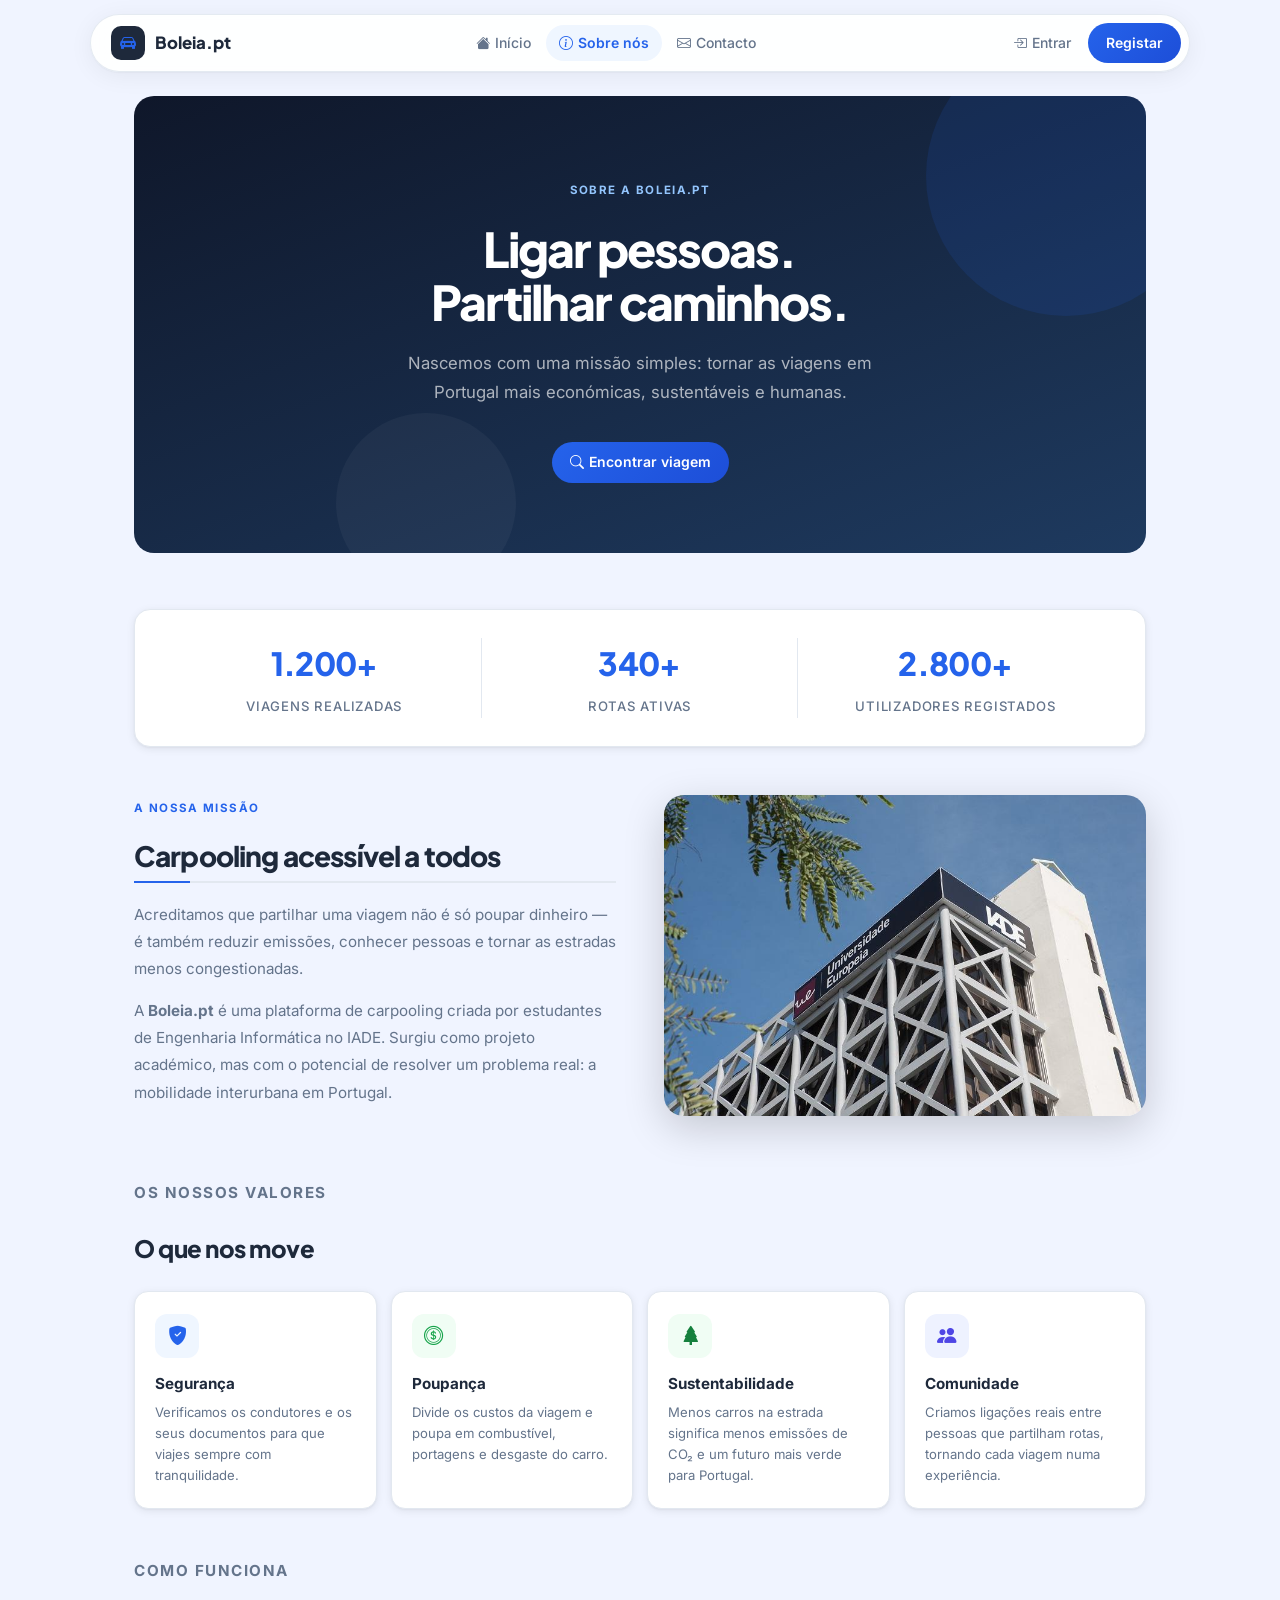
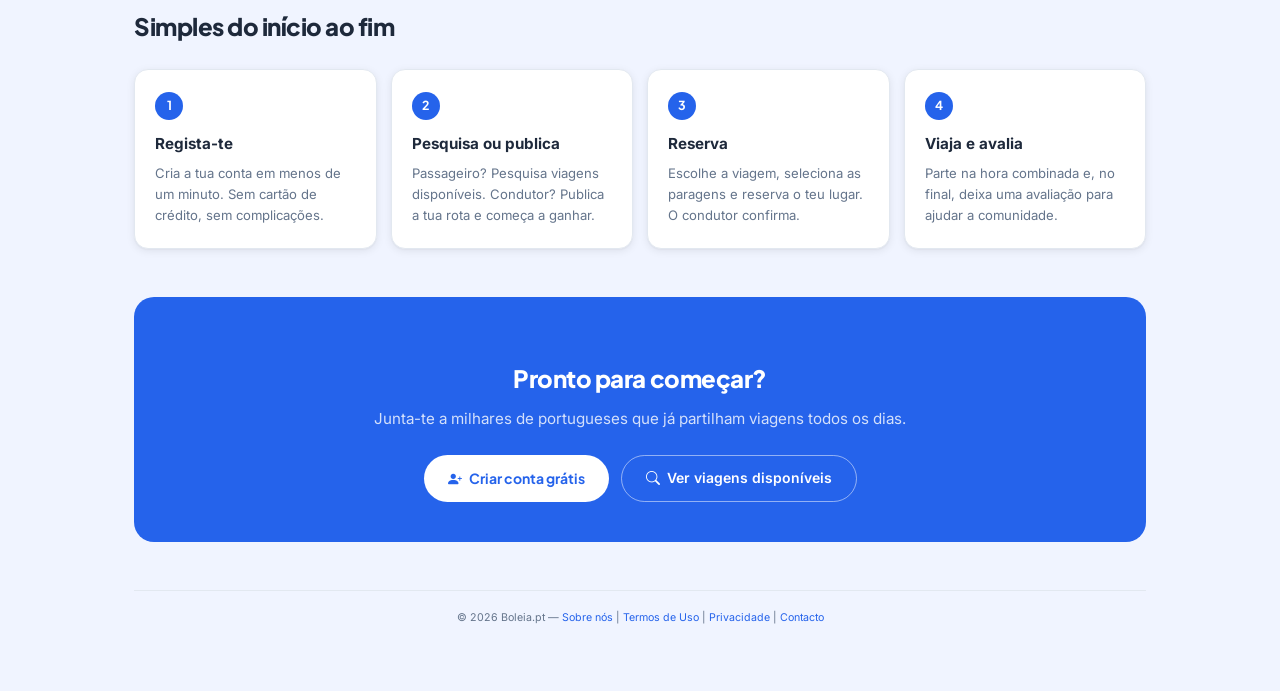
<file: frontend/sobre.html>
<!DOCTYPE html>
<html lang="pt">
<head>
  <meta charset="UTF-8" />
  <meta name="viewport" content="width=device-width, initial-scale=1.0" />
  <title>Boleia.pt — Sobre Nós</title>
  <link rel="stylesheet" href="style.css" />
  <link rel="stylesheet" href="https://cdn.jsdelivr.net/npm/bootstrap-icons@1.11.3/font/bootstrap-icons.min.css" />
  <link rel="stylesheet" href="css/sobre.css" />
</head>
<body>

<div class="navbar-wrapper">
  <header class="navbar">
    <a class="brand" href="index.html">
      <div class="brand-icon"><i class="bi bi-car-front-fill"></i></div>
      Boleia.pt
    </a>
    <div class="nav-links">
      <a href="index.html" class="nav-item"><i class="bi bi-house-fill"></i> Início</a>
      <a href="sobre.html" class="nav-item nav-active"><i class="bi bi-info-circle"></i> Sobre nós</a>
      <a href="contacto.html" class="nav-item"><i class="bi bi-envelope"></i> Contacto</a>
    </div>
    <div class="user-actions">
      <a href="login.html" class="nav-item"><i class="bi bi-box-arrow-in-right"></i> Entrar</a>
      <a href="registo.html" class="nav-btn">Registar</a>
    </div>
  </header>
</div>

<section class="sobre-dark-hero">
  <p class="sdh-badge">Sobre a Boleia.pt</p>
  <h1 class="sdh-heading">Ligar pessoas.<br>Partilhar caminhos.</h1>
  <p class="sdh-sub">Nascemos com uma missão simples: tornar as viagens em Portugal mais económicas, sustentáveis e humanas.</p>
  <div class="sdh-btns">
    <a href="pesquisa.html" class="nav-btn"><i class="bi bi-search"></i> Encontrar viagem</a>
  </div>
</section>

<div class="stats-band">
  <div class="stat-sep">
    <span class="stat-num" id="stat-viagens">1.200+</span>
    <span class="stat-label">Viagens realizadas</span>
  </div>
  <div class="stat-sep">
    <span class="stat-num" id="stat-rotas">340+</span>
    <span class="stat-label">Rotas ativas</span>
  </div>
  <div>
    <span class="stat-num" id="stat-users">2.800+</span>
    <span class="stat-label">Utilizadores registados</span>
  </div>
</div>

<div class="sobre-missao-layout">
  <div>
    <p class="sml-label">A nossa missão</p>
    <h2 class="sml-heading">Carpooling acessível a todos</h2>
    <p class="sml-text">Acreditamos que partilhar uma viagem não é só poupar dinheiro — é também reduzir emissões, conhecer pessoas e tornar as estradas menos congestionadas.</p>
    <p class="sml-text">A <b>Boleia.pt</b> é uma plataforma de carpooling criada por estudantes de Engenharia Informática no IADE. Surgiu como projeto académico, mas com o potencial de resolver um problema real: a mobilidade interurbana em Portugal.</p>
  </div>
  <div>
    <img src="img/FOTO_IADE.jpg" alt="IADE — Universidade Europeia"
      style="width:100%;border-radius:20px;object-fit:cover;max-height:340px;box-shadow:0 12px 40px rgba(0,0,0,.18)">
  </div>
</div>

<div class="sobre-section">
  <p class="section-label">Os nossos valores</p>
  <h2>O que nos move</h2>
  <div class="values-grid">
    <div class="value-card">
      <div class="value-icon" style="background:var(--primary-light);color:var(--primary)"><i class="bi bi-shield-fill-check"></i></div>
      <div class="value-title">Segurança</div>
      <div class="value-desc">Verificamos os condutores e os seus documentos para que viajes sempre com tranquilidade.</div>
    </div>
    <div class="value-card">
      <div class="value-icon" style="background:var(--success-light);color:var(--success)"><i class="bi bi-coin"></i></div>
      <div class="value-title">Poupança</div>
      <div class="value-desc">Divide os custos da viagem e poupa em combustível, portagens e desgaste do carro.</div>
    </div>
    <div class="value-card">
      <div class="value-icon" style="background:#F0FDF4;color:#15803D"><i class="bi bi-tree-fill"></i></div>
      <div class="value-title">Sustentabilidade</div>
      <div class="value-desc">Menos carros na estrada significa menos emissões de CO₂ e um futuro mais verde para Portugal.</div>
    </div>
    <div class="value-card">
      <div class="value-icon" style="background:#EEF2FF;color:#4F46E5"><i class="bi bi-people-fill"></i></div>
      <div class="value-title">Comunidade</div>
      <div class="value-desc">Criamos ligações reais entre pessoas que partilham rotas, tornando cada viagem numa experiência.</div>
    </div>
  </div>
</div>

<div class="sobre-section">
  <p class="section-label">Como funciona</p>
  <h2>Simples do início ao fim</h2>
  <div class="how-steps">
    <div class="how-step">
      <div class="step-num">1</div>
      <div class="step-title">Regista-te</div>
      <div class="step-desc">Cria a tua conta em menos de um minuto. Sem cartão de crédito, sem complicações.</div>
    </div>
    <div class="how-step">
      <div class="step-num">2</div>
      <div class="step-title">Pesquisa ou publica</div>
      <div class="step-desc">Passageiro? Pesquisa viagens disponíveis. Condutor? Publica a tua rota e começa a ganhar.</div>
    </div>
    <div class="how-step">
      <div class="step-num">3</div>
      <div class="step-title">Reserva</div>
      <div class="step-desc">Escolhe a viagem, seleciona as paragens e reserva o teu lugar. O condutor confirma.</div>
    </div>
    <div class="how-step">
      <div class="step-num">4</div>
      <div class="step-title">Viaja e avalia</div>
      <div class="step-desc">Parte na hora combinada e, no final, deixa uma avaliação para ajudar a comunidade.</div>
    </div>
  </div>
</div>

<div class="cta-band">
  <h2>Pronto para começar?</h2>
  <p>Junta-te a milhares de portugueses que já partilham viagens todos os dias.</p>
  <div class="cta-band-btns">
    <a href="registo.html" class="btn-white"><i class="bi bi-person-plus-fill"></i> Criar conta grátis</a>
    <a href="pesquisa.html" class="btn-outline-white"><i class="bi bi-search"></i> Ver viagens disponíveis</a>
  </div>
</div>

<footer>
  <small>&copy; 2026 Boleia.pt — <a href="sobre.html">Sobre nós</a> | <a href="#">Termos de Uso</a> | <a href="#">Privacidade</a> | <a href="contacto.html">Contacto</a></small>
</footer>

<script src="utils.js"></script>
<script src="js/sobre.js"></script>

</body>
</html>
</file>
<file: frontend/style.css>
@import url('https://fonts.googleapis.com/css2?family=Inter:wght@300;400;500;600;700&family=Plus+Jakarta+Sans:wght@600;700;800&display=swap');


:root {
  --primary:        #2563EB;
  --primary-dark:   #1D4ED8;
  --primary-light:  #EFF6FF;
  --dark:           #1E293B;
  --text:           #334155;
  --muted:          #64748B;
  --bg:             #F0F4FF;
  --surface:        #FFFFFF;
  --border:         #E2E8F0;
  --danger:         #DC2626;
  --danger-light:   #FEF2F2;
  --success:        #16A34A;
  --success-light:  #F0FDF4;
  --warning:        #D97706;
  --warning-light:  #FFFBEB;
  --radius:         10px;
  --shadow:         0 2px 8px rgba(0,0,0,.08), 0 1px 2px rgba(0,0,0,.04);
  --shadow-md:      0 6px 20px rgba(0,0,0,.12), 0 2px 4px rgba(0,0,0,.06);
}


*, *::before, *::after { box-sizing: border-box; margin: 0; padding: 0; }

body {
  font-family: 'Inter', system-ui, Arial, sans-serif;
  font-size: 16px;
  line-height: 1.6;
  background: var(--bg);
  color: var(--text);
  max-width: 1060px;
  margin: 0 auto;
  padding: 96px 24px 64px;
}


body > h1:first-of-type {
  font-size: 1.4rem;
  font-weight: 800;
  color: var(--primary);
  padding: 22px 0 2px;
  letter-spacing: -0.03em;
  display: flex;
  align-items: center;
  gap: 8px;
}

.user-bar {
  font-size: 0.85rem;
  color: var(--muted);
  margin-bottom: 4px;
}
.user-bar b { color: var(--dark); font-weight: 600; }
.user-bar a { color: var(--muted); font-size: 0.85rem; display: inline-flex; align-items: center; gap: 3px; }
.user-bar a:hover { color: var(--primary); text-decoration: none; }


nav {
  display: flex;
  flex-wrap: wrap;
  gap: 2px;
  margin: 6px -24px 0;
  padding: 5px 24px;
  border-top: 1px solid var(--border);
  border-bottom: 1px solid var(--border);
  font-size: 0; 
  position: sticky;
  top: 0;
  z-index: 100;
  background: rgba(255,255,255,0.92);
  backdrop-filter: blur(10px);
  -webkit-backdrop-filter: blur(10px);
}
nav a {
  display: inline-flex;
  align-items: center;
  gap: 5px;
  padding: 6px 12px;
  border-radius: 6px;
  color: var(--text);
  text-decoration: none;
  font-size: 0.85rem;
  font-weight: 500;
  transition: background 150ms, color 150ms;
}
nav a:hover { background: var(--primary-light); color: var(--primary); text-decoration: none; }
nav a i { font-size: 0.95rem; }


h1 { font-size: 1.75rem; font-weight: 800; color: var(--dark); letter-spacing: -0.03em; }
h2 {
  font-size: 1.35rem; font-weight: 700; color: var(--dark);
  margin: 22px 0 14px; padding-bottom: 10px;
  border-bottom: none;
  background: linear-gradient(90deg, var(--primary) 0, var(--primary) 56px, var(--border) 56px) no-repeat bottom / 100% 2px;
  display: flex; align-items: center; gap: 8px;
}
h3 { font-size: 1.1rem; font-weight: 600; color: var(--dark); margin: 20px 0 10px; }
h4 { font-size: 0.95rem; font-weight: 600; color: var(--text); margin: 14px 0 8px; }


hr {
  border: none;
  height: 1px;
  background: linear-gradient(90deg, transparent, var(--border) 15%, var(--border) 85%, transparent);
  margin: 28px 0;
}


a { color: var(--primary); text-decoration: none; }
a:hover { color: var(--primary-dark); text-decoration: underline; }


button, input[type="submit"] {
  display: inline-flex;
  align-items: center;
  gap: 6px;
  background: linear-gradient(135deg, var(--primary) 0%, var(--primary-dark) 100%);
  color: #fff;
  border: none;
  padding: 8px 18px;
  border-radius: var(--radius);
  font-size: 0.875rem;
  font-weight: 500;
  font-family: inherit;
  cursor: pointer;
  touch-action: manipulation;
  transition: background 150ms, transform 120ms ease, box-shadow 150ms;
}
button:hover { background: linear-gradient(135deg, #2563EB 0%, #1e40af 100%); transform: translateY(-1px); box-shadow: 0 4px 14px rgba(37,99,235,.35); }
button:active { transform: scale(0.98) translateY(0); box-shadow: none; }
button:disabled { opacity: 0.5; cursor: not-allowed; transform: none; box-shadow: none; }

button[type="button"] {
  background: var(--surface);
  color: var(--text);
  border: 1px solid var(--border);
}
button[type="button"]:hover { background: var(--bg); border-color: var(--primary); color: var(--primary); transform: translateY(-1px); box-shadow: 0 2px 8px rgba(37,99,235,.1); }


a.btn-sm {
  display: inline-flex;
  align-items: center;
  gap: 4px;
  padding: 5px 10px;
  min-height: 36px;
  border-radius: 6px;
  font-size: 0.8rem;
  font-weight: 500;
  cursor: pointer;
  text-decoration: none;
  transition: background 150ms;
}
a.btn-ok, button.btn-ok  { background: var(--success-light); color: var(--success); }
a.btn-ok:hover, button.btn-ok:hover { background: #DCFCE7; color: var(--success); text-decoration: none; }
a.btn-danger, button.btn-danger { background: var(--danger-light); color: var(--danger); }
a.btn-danger:hover, button.btn-danger:hover { background: #FECACA; color: var(--danger); text-decoration: none; }
a.btn-info, button.btn-info { background: var(--primary-light); color: var(--primary); }
a.btn-info:hover, button.btn-info:hover { background: #DBEAFE; color: var(--primary-dark); text-decoration: none; }
a.btn-muted, button.btn-muted { background: #F1F5F9; color: var(--muted); }
a.btn-muted:hover, button.btn-muted:hover { background: #E2E8F0; color: var(--text); text-decoration: none; }


form label { display: block; font-weight: 500; font-size: 0.875rem; color: var(--text); margin-bottom: 4px; }

form input[type="text"],
form input[type="email"],
form input[type="password"],
form input[type="number"],
form input[type="date"],
form input[type="time"],
form input[type="tel"],
form input[type="url"],
form select,
form textarea {
  display: block;
  padding: 10px 13px;
  min-height: 44px;
  border: 1px solid var(--border);
  border-radius: var(--radius);
  font-size: 0.9rem;
  font-family: inherit;
  color: var(--text);
  background: var(--surface);
  width: 100%;
  max-width: 360px;
  transition: border-color 180ms, box-shadow 180ms;
}
form input:focus, form select:focus, form textarea:focus {
  outline: none;
  border-color: var(--primary);
  box-shadow: 0 0 0 3px rgba(37,99,235,.12);
}

fieldset {
  border: 1px solid var(--border);
  border-radius: var(--radius);
  padding: 12px 16px;
  margin: 8px 0;
}
fieldset legend { font-weight: 600; font-size: 0.875rem; padding: 0 6px; color: var(--text); }
fieldset label { display: inline-flex; align-items: center; gap: 6px; font-weight: 400; margin-right: 16px; cursor: pointer; }


table {
  border-collapse: collapse;
  width: 100%;
  background: var(--surface);
  border-radius: var(--radius);
  overflow: hidden;
  box-shadow: var(--shadow);
  font-size: 0.875rem;
}

table[border], table[border] td, table[border] th { border: none; }
thead th {
  background: var(--dark);
  color: #fff;
  padding: 11px 14px;
  text-align: left;
  font-weight: 600;
  font-size: 0.75rem;
  text-transform: uppercase;
  letter-spacing: 0.06em;
  white-space: nowrap;
}
thead th:first-child { border-radius: var(--radius) 0 0 0; }
thead th:last-child  { border-radius: 0 var(--radius) 0 0; }
td {
  padding: 11px 14px;
  border-bottom: 1px solid var(--border);
  vertical-align: middle;
}
tr:last-child td { border-bottom: none; }
tbody tr:nth-child(even) { background: #FAFBFD; }
tbody tr:hover { background: var(--primary-light); transition: background 120ms; }


.badge {
  display: inline-flex;
  align-items: center;
  gap: 4px;
  padding: 2px 9px;
  border-radius: 99px;
  font-size: 0.75rem;
  font-weight: 600;
  white-space: nowrap;
}
.badge-pending   { background: var(--warning-light); color: var(--warning); }
.badge-confirmed { background: var(--success-light); color: var(--success); }
.badge-completed { background: var(--primary-light); color: var(--primary); }
.badge-cancelled { background: var(--danger-light);  color: var(--danger); }
.badge-active    { background: var(--success-light); color: var(--success); }
.badge-paused    { background: var(--warning-light); color: var(--warning); }
.badge-archived  { background: #F1F5F9; color: var(--muted); }


.alert {
  display: flex;
  align-items: flex-start;
  gap: 10px;
  padding: 12px 16px;
  border-radius: var(--radius);
  font-size: 0.875rem;
  margin-bottom: 16px;
  line-height: 1.5;
}
.alert i { font-size: 1.1rem; flex-shrink: 0; margin-top: 1px; }
.alert-warning { background: var(--warning-light); border: 1px solid #FDE68A; color: #92400E; }
.alert-success { background: var(--success-light); border: 1px solid #BBF7D0; color: #166534; }
.alert-danger  { background: var(--danger-light);  border: 1px solid #FECACA; color: #991B1B; }
.alert-info    { background: var(--primary-light); border: 1px solid #BFDBFE; color: #1E40AF; }


.caixa {
  background: var(--surface);
  border: 1px solid var(--border);
  border-radius: var(--radius);
  padding: 20px 24px;
  margin-top: 16px;
  box-shadow: var(--shadow);
}


.modal-box {
  display: none;
  border: none !important;
  border-radius: var(--radius) !important;
  box-shadow: var(--shadow-md) !important;
  padding: 24px !important;
  background: var(--surface);
}
.modal-box h3 { margin-top: 0; }


#mapa { border-radius: var(--radius); overflow: hidden; }


a.back-link {
  display: inline-flex;
  align-items: center;
  gap: 5px;
  color: var(--muted);
  font-size: 0.875rem;
}
a.back-link:hover { color: var(--primary); text-decoration: none; }


footer {
  margin-top: 48px;
  color: var(--muted);
  font-size: 0.8rem;
  text-align: center;
  padding-top: 16px;
  border-top: 1px solid var(--border);
}




:focus-visible {
  outline: 2px solid var(--primary);
  outline-offset: 2px;
  border-radius: var(--radius);
}
button:focus-visible, input[type="submit"]:focus-visible { outline-offset: 3px; }


nav a.nav-active {
  background: var(--primary-light);
  color: var(--primary);
  font-weight: 600;
}


.tabs {
  display: flex;
  gap: 6px;
  flex-wrap: nowrap;
  margin: 20px 0 0;
  overflow-x: auto;
  -webkit-overflow-scrolling: touch;
  scrollbar-width: none;
}
.tabs::-webkit-scrollbar { display: none; }
.tab-btn {
  display: inline-flex;
  align-items: center;
  gap: 6px;
  padding: 8px 18px;
  border-radius: 99px;
  color: var(--muted);
  font-size: 0.875rem;
  font-weight: 500;
  background: var(--bg);
  border: 1.5px solid var(--border);
  cursor: pointer;
  text-decoration: none;
  white-space: nowrap;
  flex-shrink: 0;
  transition: color 150ms, background 150ms, border-color 150ms;
  font-family: inherit;
}
.tab-btn:hover { color: var(--dark); background: var(--primary-light); border-color: var(--primary); text-decoration: none; }
.tab-btn.active { color: #fff; background: var(--primary); border-color: var(--primary); font-weight: 600; }
.tab-count {
  background: rgba(0,0,0,0.08);
  color: inherit;
  border-radius: 99px;
  font-size: 0.68rem;
  padding: 1px 6px;
  font-weight: 700;
  min-width: 18px;
  text-align: center;
}
.tab-btn.active .tab-count { background: rgba(255,255,255,0.9); color: var(--primary); }
.tab-panel { display: none; padding-top: 20px; }
.tab-panel.active { display: block; }


.stat-grid {
  display: grid;
  grid-template-columns: repeat(auto-fit, minmax(150px, 1fr));
  gap: 12px;
  margin: 16px 0 24px;
}
.stat-card {
  background: var(--surface);
  border: 1px solid var(--border);
  border-left: 3px solid var(--border);
  border-radius: var(--radius);
  padding: 16px 18px;
  box-shadow: var(--shadow);
  transition: box-shadow 150ms;
}
.stat-card:hover { box-shadow: var(--shadow-md); }
.stat-card.c-primary { border-left-color: var(--primary); }
.stat-card.c-success  { border-left-color: var(--success); }
.stat-card.c-warning  { border-left-color: var(--warning); }
.stat-card.c-muted    { border-left-color: var(--muted); }
.stat-label {
  font-size: 0.75rem;
  font-weight: 600;
  color: var(--muted);
  text-transform: uppercase;
  letter-spacing: 0.06em;
  margin-bottom: 6px;
}
.stat-value {
  font-size: 1.55rem;
  font-weight: 700;
  color: var(--dark);
  line-height: 1.1;
}
.stat-sub { font-size: 0.75rem; color: var(--muted); margin-top: 4px; }


.toast-container {
  position: fixed;
  bottom: 20px;
  right: 20px;
  z-index: 9999;
  display: flex;
  flex-direction: column;
  gap: 8px;
  pointer-events: none;
}
.toast {
  display: flex;
  align-items: center;
  gap: 10px;
  padding: 11px 16px;
  border-radius: var(--radius);
  font-size: 0.875rem;
  font-weight: 500;
  box-shadow: var(--shadow-md);
  pointer-events: auto;
  max-width: 340px;
  cursor: pointer;
  animation: toast-in 220ms ease-out;
}
.toast.out { animation: toast-out 180ms ease-in forwards; }
.toast-success { background: var(--success-light); border: 1px solid #BBF7D0; color: #166534; }
.toast-danger  { background: var(--danger-light);  border: 1px solid #FECACA; color: #991B1B; }
.toast-info    { background: var(--primary-light); border: 1px solid #BFDBFE; color: #1E40AF; }
.toast-warning { background: var(--warning-light); border: 1px solid #FDE68A; color: #92400E; }
@keyframes toast-in {
  from { opacity: 0; transform: translateX(16px); }
  to   { opacity: 1; transform: translateX(0); }
}
@keyframes toast-out {
  from { opacity: 1; transform: translateX(0); }
  to   { opacity: 0; transform: translateX(16px); }
}


@keyframes shimmer {
  0%   { background-position: -200% 0; }
  100% { background-position:  200% 0; }
}
.skeleton {
  background: linear-gradient(90deg, #E2E8F0 25%, #F8FAFC 50%, #E2E8F0 75%);
  background-size: 200% 100%;
  animation: shimmer 1.5s ease-in-out infinite;
  border-radius: 4px;
  display: inline-block;
}
.skeleton-rows {
  background: var(--surface);
  border: 1px solid var(--border);
  border-radius: var(--radius);
  box-shadow: var(--shadow);
  padding: 12px 14px;
}
.skeleton-row {
  display: flex;
  gap: 12px;
  align-items: center;
  padding: 11px 0;
  border-bottom: 1px solid var(--border);
}
.skeleton-row:last-child { border-bottom: none; }


.hero {
  background: linear-gradient(135deg, #0F172A 0%, #1a2d4e 45%, #1e3fa3 100%);
  border-radius: 24px;
  padding: 80px 40px 60px;
  margin: 0 0 40px;
  color: #fff;
  position: relative;
  overflow: hidden;
  text-align: center;
}
.hero::before {
  content: '';
  position: absolute;
  top: -80px; right: -80px;
  width: 320px; height: 320px;
  background: radial-gradient(circle, rgba(59,130,246,0.18) 0%, transparent 70%);
  border-radius: 50%;
  pointer-events: none;
}
.hero::after {
  content: '';
  position: absolute;
  bottom: -60px; left: 25%;
  width: 260px; height: 260px;
  background: radial-gradient(circle, rgba(99,102,241,0.14) 0%, transparent 70%);
  border-radius: 50%;
  pointer-events: none;
}
.hero-title {
  font-size: 2.6rem;
  font-weight: 800;
  color: #fff;
  margin: 0 0 14px;
  letter-spacing: -0.04em;
  font-family: 'Plus Jakarta Sans', 'Inter', sans-serif;
}
.hero-sub {
  color: rgba(255,255,255,0.7);
  font-size: 1rem;
  margin: 0 auto 36px;
  max-width: 480px;
}
.hero-search {
  display: inline-flex;
  align-items: center;
  gap: 8px;
  background: rgba(255,255,255,0.1);
  backdrop-filter: blur(16px);
  -webkit-backdrop-filter: blur(16px);
  border: 1px solid rgba(255,255,255,0.2);
  padding: 8px;
  border-radius: 9999px;
  flex-wrap: wrap;
  justify-content: center;
}
.hero-search-input {
  display: flex;
  align-items: center;
  gap: 8px;
  background: #fff;
  padding: 10px 18px;
  border-radius: 9999px;
}
.hero-search-input i { color: var(--primary); flex-shrink: 0; }
.hero-search-input input {
  border: none;
  outline: none;
  font-family: inherit;
  font-size: 0.875rem;
  width: 140px;
  background: transparent;
  color: var(--text);
  min-height: auto;
  padding: 0;
  max-width: none;
}
.hero-stats {
  display: flex;
  gap: 36px;
  flex-wrap: wrap;
  justify-content: center;
  margin-top: 44px;
}
.hero-stat strong { font-size: 1.4rem; font-weight: 700; color: #fff; display: block; font-family: 'Plus Jakarta Sans', 'Inter', sans-serif; }
.hero-stat span {
  font-size: 0.75rem;
  color: rgba(255,255,255,0.6);
  text-transform: uppercase;
  letter-spacing: 0.06em;
}


.filter-bar {
  background: var(--surface);
  border: 1px solid var(--border);
  border-radius: var(--radius);
  padding: 18px 20px;
  box-shadow: var(--shadow);
  margin: 20px 0;
}
.form-row {
  display: flex;
  gap: 16px;
  flex-wrap: wrap;
  align-items: flex-end;
}
.form-group {
  display: flex;
  flex-direction: column;
  gap: 4px;
  flex: 1;
  min-width: 130px;
}
.form-group label {
  font-size: 0.8rem;
  font-weight: 600;
  color: var(--muted);
  text-transform: uppercase;
  letter-spacing: 0.05em;
}
.form-group input,
.form-group select {
  margin: 0;
  max-width: 100%;
}


.modal-overlay {
  position: fixed;
  inset: 0;
  background: rgba(15, 23, 42, 0.5);
  z-index: 500;
  display: flex;
  align-items: center;
  justify-content: center;
  padding: 20px;
  animation: fade-in 150ms ease-out;
}
@keyframes fade-in {
  from { opacity: 0; }
  to   { opacity: 1; }
}
.modal-overlay .modal-box {
  display: block !important;
  width: 100%;
  max-width: 500px;
  max-height: 85vh;
  overflow-y: auto;
  animation: scale-in 200ms cubic-bezier(0.34, 1.1, 0.64, 1);
}
@keyframes scale-in {
  from { opacity: 0; transform: scale(0.94) translateY(8px); }
  to   { opacity: 1; transform: scale(1)    translateY(0); }
}
.modal-header {
  display: flex;
  align-items: center;
  justify-content: space-between;
  margin-bottom: 16px;
  padding-bottom: 12px;
  border-bottom: 1px solid var(--border);
}
.modal-header h3 { margin: 0; }
.modal-close {
  background: none !important;
  border: none !important;
  color: var(--muted);
  cursor: pointer;
  font-size: 1.1rem;
  padding: 4px 7px;
  border-radius: 6px !important;
  display: flex;
  align-items: center;
  transition: color 150ms, background 150ms !important;
}
.modal-close:hover { color: var(--dark) !important; background: var(--bg) !important; }


.empty-state {
  text-align: center;
  padding: 40px 20px;
  color: var(--muted);
}
.empty-state > i { font-size: 2.4rem; display: block; margin-bottom: 12px; opacity: 0.35; }
.empty-state p { margin: 0 0 16px; font-size: 0.9rem; }


@keyframes spin { to { transform: rotate(360deg); } }
.spinner {
  width: 14px; height: 14px;
  border: 2px solid rgba(255,255,255,0.35);
  border-top-color: #fff;
  border-radius: 50%;
  animation: spin 600ms linear infinite;
  display: inline-block;
  flex-shrink: 0;
}
button.loading { opacity: 0.72; cursor: not-allowed; pointer-events: none; }


.result-count {
  display: inline-flex;
  align-items: center;
  gap: 5px;
  background: var(--primary-light);
  color: var(--primary);
  border-radius: 99px;
  font-size: 0.78rem;
  font-weight: 600;
  padding: 3px 10px;
  margin-bottom: 12px;
}


@media (max-width: 640px) {
  .stat-grid { grid-template-columns: 1fr 1fr; }
  .stat-value { font-size: 1.25rem; }
  .hero { padding: 24px 18px; }
  .hero-title { font-size: 1.25rem; }
  .hero-stats { gap: 18px; }
  .toast-container { bottom: 12px; right: 12px; left: 12px; }
  .toast { max-width: 100%; }
  .form-row { flex-direction: column; gap: 10px; }
  .tab-btn { padding: 8px 12px; font-size: 0.82rem; }
}





html { scroll-behavior: smooth; }
::-webkit-scrollbar { width: 6px; height: 6px; }
::-webkit-scrollbar-track { background: transparent; }
::-webkit-scrollbar-thumb { background: #CBD5E1; border-radius: 99px; }
::-webkit-scrollbar-thumb:hover { background: #94A3B8; }
* { scrollbar-width: thin; scrollbar-color: #CBD5E1 transparent; }


.table-wrap {
  overflow-x: auto;
  -webkit-overflow-scrolling: touch;
  border-radius: var(--radius);
  scrollbar-width: thin;
  scrollbar-color: #CBD5E1 transparent;
}
.table-wrap::-webkit-scrollbar { height: 4px; }
.table-wrap::-webkit-scrollbar-thumb { background: #CBD5E1; border-radius: 99px; }


@keyframes fadeUp {
  from { opacity: 0; transform: translateY(12px); }
  to   { opacity: 1; transform: translateY(0); }
}
@keyframes fadeIn {
  from { opacity: 0; }
  to   { opacity: 1; }
}
.fade-up { animation: fadeUp 350ms ease-out both; }
.fade-in { animation: fadeIn 250ms ease-out both; }


.tab-panel.active { animation: fadeUp 220ms ease-out both; }


a.back-link i { transition: transform 180ms ease; }
a.back-link:hover i { transform: translateX(-4px); }


.caixa { transition: box-shadow 180ms, transform 180ms; }
.caixa:hover { box-shadow: var(--shadow-md); }


.btn-group {
  display: inline-flex;
  gap: 6px;
  flex-wrap: wrap;
  align-items: center;
}


.divider-label {
  display: flex;
  align-items: center;
  gap: 12px;
  margin: 24px 0;
  color: var(--muted);
  font-size: 0.78rem;
  font-weight: 600;
  text-transform: uppercase;
  letter-spacing: 0.06em;
}
.divider-label::before,
.divider-label::after {
  content: '';
  flex: 1;
  height: 1px;
  background: var(--border);
}


tfoot td {
  padding: 10px 14px;
  font-weight: 600;
  font-size: 0.85rem;
  background: var(--bg);
  border-top: 2px solid var(--border);
}


.status-dot {
  display: inline-block;
  width: 8px;
  height: 8px;
  border-radius: 50%;
  flex-shrink: 0;
}
.status-dot.online  { background: var(--success); box-shadow: 0 0 0 2px #DCFCE7; }
.status-dot.pending { background: var(--warning); box-shadow: 0 0 0 2px #FEF9C3; }
.status-dot.offline { background: var(--muted); }


.price-tag {
  font-weight: 700;
  color: var(--dark);
  font-size: 1.05rem;
  font-variant-numeric: tabular-nums;
}
.price-tag small {
  font-size: 0.75rem;
  font-weight: 500;
  color: var(--muted);
}


.route-arrow {
  display: inline-flex;
  align-items: center;
  gap: 6px;
  font-size: 0.875rem;
}
.route-arrow .stop { color: var(--text); }
.route-arrow .arrow { color: var(--muted); font-size: 0.75rem; }


.info-row {
  display: flex;
  gap: 6px;
  align-items: baseline;
  font-size: 0.875rem;
  margin-bottom: 8px;
}
.info-row .lbl {
  font-size: 0.75rem;
  font-weight: 600;
  color: var(--muted);
  text-transform: uppercase;
  letter-spacing: 0.05em;
  min-width: 80px;
}


.icon-text {
  display: inline-flex;
  align-items: center;
  gap: 5px;
  font-size: 0.875rem;
}
.icon-text i { color: var(--muted); }


nav + hr,
nav + hr + * { margin-top: 0; }
nav + hr { margin-top: 16px; margin-bottom: 16px; }


.refreshing {
  position: relative;
  pointer-events: none;
}
.refreshing::after {
  content: '';
  position: absolute;
  inset: 0;
  background: rgba(255,255,255,0.6);
  border-radius: var(--radius);
  z-index: 5;
}


@media (max-width: 640px) {
  nav { margin: 6px -12px 0; padding: 5px 12px; }
  body { padding: 96px 12px 40px; }
  h2 { font-size: 1.15rem; }
  .hero-title { font-size: 1.8rem; }
  .hero-sub { font-size: 0.9rem; }
  table { font-size: 0.8rem; }
  thead th { font-size: 0.75rem; padding: 9px 10px; }
  td { padding: 9px 10px; }
  form input, form select, form textarea { max-width: 100%; }
}

@media (prefers-reduced-motion: reduce) {
  *, *::before, *::after {
    animation-duration: 0.01ms !important;
    animation-iteration-count: 1 !important;
    transition-duration: 0.01ms !important;
    scroll-behavior: auto !important;
  }
}


h1, h2, h3 { font-family: 'Plus Jakarta Sans', 'Inter', system-ui, sans-serif; }

.navbar-wrapper {
  position: fixed;
  top: 14px;
  left: 0;
  right: 0;
  z-index: 1000;
  padding: 0 20px;
  pointer-events: none;
}
.navbar {
  max-width: 1100px;
  margin: 0 auto;
  background: rgba(255, 255, 255, 0.92);
  backdrop-filter: blur(14px);
  -webkit-backdrop-filter: blur(14px);
  border: 1px solid rgba(226, 232, 240, 0.9);
  border-radius: 9999px;
  box-shadow: 0 4px 24px rgba(0,0,0,0.06), 0 1px 2px rgba(0,0,0,0.04);
  padding: 8px 8px 8px 20px;
  display: flex;
  align-items: center;
  justify-content: space-between;
  gap: 8px;
  pointer-events: auto;
}
.brand {
  display: flex;
  align-items: center;
  gap: 10px;
  font-weight: 800;
  font-size: 1.05rem;
  color: var(--dark);
  text-decoration: none;
  white-space: nowrap;
  font-family: 'Plus Jakarta Sans', 'Inter', sans-serif;
  flex-shrink: 0;
}
.brand:hover { color: var(--primary); text-decoration: none; }
.brand-icon {
  width: 34px;
  height: 34px;
  border-radius: 10px;
  background: var(--dark);
  color: var(--primary);
  display: flex;
  align-items: center;
  justify-content: center;
  font-size: 1rem;
  flex-shrink: 0;
}
.nav-links {
  display: flex;
  gap: 2px;
  align-items: center;
  flex: 1;
  justify-content: center;
}
.nav-item {
  display: inline-flex;
  align-items: center;
  gap: 5px;
  padding: 7px 13px;
  border-radius: 9999px;
  font-size: 0.875rem;
  font-weight: 500;
  color: var(--muted);
  text-decoration: none;
  transition: background 150ms, color 150ms;
  white-space: nowrap;
  cursor: pointer;
  background: none;
  border: none;
  font-family: inherit;
}
.nav-item:hover { background: var(--primary-light); color: var(--primary); text-decoration: none; }
.nav-item.nav-active { background: var(--primary-light); color: var(--primary); font-weight: 600; }
.user-actions {
  display: flex;
  align-items: center;
  gap: 4px;
  flex-shrink: 0;
}
.user-greeting {
  font-size: 0.83rem;
  color: var(--muted);
  padding: 7px 10px;
  white-space: nowrap;
}
.user-greeting b { color: var(--dark); }
.nav-btn {
  display: inline-flex;
  align-items: center;
  gap: 5px;
  padding: 9px 18px;
  border-radius: 9999px;
  font-size: 0.875rem;
  font-weight: 600;
  background: linear-gradient(135deg, var(--primary) 0%, var(--primary-dark) 100%);
  color: #fff !important;
  text-decoration: none !important;
  transition: background 150ms, transform 120ms ease, box-shadow 150ms;
  font-family: inherit;
  border: none;
  cursor: pointer;
  white-space: nowrap;
}
.nav-btn:hover { background: linear-gradient(135deg, #2563EB 0%, #1e40af 100%); transform: translateY(-1px); box-shadow: 0 4px 14px rgba(37,99,235,.35); text-decoration: none; }
.nav-btn:active { transform: scale(0.97) translateY(0); box-shadow: none; }

@media (max-width: 700px) {
  .navbar-wrapper { top: 10px; padding: 0 10px; }
  .navbar { padding: 7px 7px 7px 14px; }
  .nav-links { display: none; }
  .user-greeting { display: none; }
}

.nav-hamburger {
  display: none;
  align-items: center;
  justify-content: center;
  background: none;
  border: none;
  padding: 0;
  width: 40px;
  height: 40px;
  min-width: 40px;
  border-radius: 10px;
  cursor: pointer;
  color: var(--text);
  font-size: 1.3rem;
  transition: background 150ms, color 150ms;
  font-family: inherit;
}
.nav-hamburger:hover { background: var(--bg); color: var(--primary); }
@media (max-width: 700px) { .nav-hamburger { display: inline-flex; } }

.mobile-menu {
  display: none;
  position: fixed;
  inset: 0;
  z-index: 999;
}
.mobile-menu.open { display: block; }
.mobile-menu-overlay {
  position: absolute;
  inset: 0;
  background: rgba(15,23,42,0.4);
  backdrop-filter: blur(3px);
  -webkit-backdrop-filter: blur(3px);
  animation: fade-in 150ms ease;
}
.mobile-menu-panel {
  position: absolute;
  top: 72px;
  left: 10px;
  right: 10px;
  background: var(--surface);
  border: 1px solid var(--border);
  border-radius: 18px;
  box-shadow: 0 8px 32px rgba(0,0,0,0.12);
  padding: 8px;
  animation: scale-in 180ms cubic-bezier(0.34,1.1,0.64,1);
}
.mobile-menu-panel a,
.mobile-menu-panel button.nav-item {
  display: flex;
  align-items: center;
  gap: 10px;
  padding: 13px 16px;
  border-radius: 12px;
  color: var(--text);
  font-size: 0.9rem;
  font-weight: 500;
  text-decoration: none;
  width: 100%;
  min-height: 44px;
  transition: background 120ms;
  border: none;
  background: none;
  cursor: pointer;
  font-family: inherit;
}
.mobile-menu-panel a:hover,
.mobile-menu-panel button.nav-item:hover { background: var(--bg); color: var(--primary); text-decoration: none; }
.mobile-menu-panel a.nav-active,
.mobile-menu-panel button.nav-item.nav-active { background: var(--primary-light); color: var(--primary); font-weight: 600; }
.mobile-menu-divider { height: 1px; background: var(--border); margin: 6px 8px; }
.mobile-menu-panel .nav-btn {
  margin: 4px 0;
  border-radius: 12px;
  justify-content: flex-start;
  width: 100%;
}


.navbar.scrolled {
  box-shadow: 0 6px 28px rgba(0,0,0,.12), 0 1px 3px rgba(0,0,0,.08);
}


.badge-hot {
  background: linear-gradient(135deg, #FEF2F2 0%, #FEE2E2 100%);
  color: var(--danger);
  border: 1px solid #FECACA;
  animation: pulse-badge 2s ease-in-out infinite;
}
@keyframes pulse-badge {
  0%, 100% { opacity: 1; }
  50% { opacity: 0.7; }
}


.stat-icon {
  width: 36px; height: 36px;
  border-radius: 10px;
  display: flex; align-items: center; justify-content: center;
  font-size: 1.1rem;
  margin-bottom: 10px;
}
.stat-card.c-primary .stat-icon { background: var(--primary-light); color: var(--primary); }
.stat-card.c-success  .stat-icon { background: var(--success-light); color: var(--success); }
.stat-card.c-warning  .stat-icon { background: var(--warning-light); color: var(--warning); }
.stat-card.c-muted    .stat-icon { background: #F1F5F9; color: var(--muted); }


footer.site-footer {
  margin-top: 64px;
  border-top: 1px solid var(--border);
  padding-top: 48px;
  color: var(--text);
  font-size: 0.875rem;
  text-align: left;
}
.footer-inner {
  display: flex;
  gap: 48px;
  flex-wrap: wrap;
  margin-bottom: 32px;
  align-items: flex-start;
}
.footer-brand { flex: 1; min-width: 220px; }
.footer-tagline {
  font-size: 0.875rem;
  color: var(--muted);
  margin-top: 12px;
  max-width: 260px;
  line-height: 1.6;
}
.footer-cols { display: flex; gap: 48px; flex-wrap: wrap; }
.footer-col-title {
  font-size: 0.72rem;
  font-weight: 700;
  text-transform: uppercase;
  letter-spacing: 0.08em;
  color: var(--muted);
  margin-bottom: 12px;
}
.footer-col a {
  display: block;
  font-size: 0.875rem;
  color: var(--text);
  margin-bottom: 9px;
  text-decoration: none;
  transition: color 150ms;
}
.footer-col a:hover { color: var(--primary); }
.footer-bottom {
  border-top: 1px solid var(--border);
  padding: 20px 0;
  display: flex;
  align-items: center;
  justify-content: space-between;
  flex-wrap: wrap;
  gap: 8px;
  color: var(--muted);
  font-size: 0.8rem;
}
@media (max-width: 640px) {
  .footer-inner { gap: 28px; }
  .footer-cols { gap: 28px; }
  .footer-bottom { justify-content: center; text-align: center; }
}



.auth-card {
  background: var(--surface);
  border: 1px solid var(--border);
  border-radius: 20px;
  text-align: center;
  box-shadow: 0 8px 32px rgba(0,0,0,0.07);
  padding: 40px;
  max-width: 420px;
  margin: 0 auto;
}
.auth-icon {
  width: 52px;
  height: 52px;
  border-radius: 14px;
  background: var(--dark);
  color: var(--primary);
  display: flex;
  align-items: center;
  justify-content: center;
  font-size: 1.5rem;
  margin: 0 auto 24px;
}
.auth-card h2 {
  font-size: 1.6rem;
  margin-bottom: 8px;
  border: none;
  background: none;
  padding: 0;
  justify-content: center;
}
.auth-subtitle {
  color: var(--muted);
  margin-bottom: 28px;
  font-size: 0.9rem;
}
.auth-card .form-group { margin-bottom: 16px; }
.auth-card label {
  display: block;
  font-weight: 600;
  font-size: 0.875rem;
  color: var(--dark);
  margin-bottom: 6px;
  text-align: left;
}
.auth-card input, .auth-card select, .auth-card textarea { max-width: 100%; border-radius: 10px; text-align: left; }
.auth-name-row { display: grid; grid-template-columns: 1fr 1fr; gap: 12px; margin-bottom: 16px; }
.btn-submit {
  width: 100%;
  justify-content: center;
  padding: 14px 24px;
  border-radius: 9999px;
  font-size: 0.95rem;
  font-weight: 600;
  margin-top: 8px;
}
.auth-footer {
  margin-top: 24px;
  text-align: center;
  font-size: 0.875rem;
  color: var(--muted);
}
@media (max-width: 480px) {
  .auth-card { padding: 28px 20px; border-radius: 16px; }
}

.trip-cards {
  display: grid;
  grid-template-columns: repeat(auto-fill, minmax(300px, 1fr));
  gap: 18px;
  margin-top: 8px;
}
.premium-card {
  background: var(--surface);
  border: 1px solid var(--border);
  border-radius: 16px;
  padding: 20px;
  box-shadow: var(--shadow);
  transition: transform 200ms ease, box-shadow 200ms ease, border-color 200ms;
  cursor: pointer;
  display: block;
  text-decoration: none;
  color: inherit;
}
.premium-card:hover {
  transform: translateY(-3px);
  box-shadow: var(--shadow-md);
  border-color: #CBD5E1;
  text-decoration: none;
  color: inherit;
}
.card-header {
  display: flex;
  justify-content: space-between;
  align-items: flex-start;
  margin-bottom: 14px;
}
.driver-info {
  display: flex;
  align-items: center;
  gap: 10px;
}
.driver-avatar {
  width: 42px;
  height: 42px;
  border-radius: 50%;
  background: var(--primary-light);
  color: var(--primary);
  display: flex;
  align-items: center;
  justify-content: center;
  font-size: 1.2rem;
  flex-shrink: 0;
}
.driver-name { font-weight: 600; color: var(--dark); font-size: 0.9rem; }
.rating-tag {
  display: inline-flex;
  align-items: center;
  gap: 3px;
  background: #FFFBEB;
  color: #B45309;
  padding: 2px 8px;
  border-radius: 6px;
  font-size: 0.72rem;
  font-weight: 600;
  margin-top: 3px;
}
.card-price {
  font-family: 'Plus Jakarta Sans', 'Inter', sans-serif;
  font-size: 1.4rem;
  font-weight: 800;
  color: var(--primary);
  line-height: 1;
  font-variant-numeric: tabular-nums;
}
.card-price small { font-size: 0.75rem; font-weight: 500; color: var(--muted); }

.route-timeline {
  position: relative;
  padding-left: 20px;
  margin: 14px 0 16px;
}
.route-timeline::before {
  content: '';
  position: absolute;
  left: 4px;
  top: 8px;
  bottom: 8px;
  width: 2px;
  background: var(--border);
  border-radius: 2px;
}
.route-point {
  position: relative;
  margin-bottom: 12px;
  display: flex;
  align-items: baseline;
  gap: 10px;
}
.route-point:last-child { margin-bottom: 0; }
.route-point::before {
  content: '';
  position: absolute;
  left: -20px;
  top: 5px;
  width: 10px;
  height: 10px;
  border-radius: 50%;
  background: var(--surface);
  border: 2px solid var(--primary);
  z-index: 2;
}
.route-point.end::before { background: var(--primary); }
.route-time {
  font-weight: 700;
  font-size: 0.875rem;
  color: var(--dark);
  min-width: 42px;
  flex-shrink: 0;
}
.route-addr {
  font-size: 0.875rem;
  color: var(--muted);
  overflow: hidden;
  text-overflow: ellipsis;
  white-space: nowrap;
}
.card-footer-row {
  display: flex;
  align-items: center;
  justify-content: space-between;
  padding-top: 12px;
  border-top: 1px solid var(--border);
}
.seats-badge {
  font-size: 0.82rem;
  font-weight: 500;
  color: var(--muted);
}
.seats-badge b { color: var(--dark); }
.card-action-btn {
  display: inline-flex;
  align-items: center;
  gap: 4px;
  padding: 6px 14px;
  border-radius: 9999px;
  font-size: 0.8rem;
  font-weight: 600;
  background: var(--primary-light);
  color: var(--primary);
  transition: background 150ms;
  border: none;
  cursor: pointer;
  font-family: inherit;
}
.card-action-btn:hover { background: #DBEAFE; }

@media (max-width: 640px) {
  .hero { padding: 60px 20px 40px; }
  .hero-search { flex-direction: column; border-radius: 16px; }
  .trip-cards { grid-template-columns: 1fr; }
}

.reserva-route {
  font-weight: 700; font-size: 1rem; color: var(--dark);
  margin: 5px 0 3px;
  white-space: normal;
  overflow: visible;
}
.reserva-route-dest {
  font-size: 0.88rem; font-weight: 500; color: var(--muted);
}

.map-pin { border-radius: 50%; border: 3px solid #fff; box-shadow: 0 1px 4px rgba(0,0,0,.4); }
.map-pin-origin { background: var(--success, #16a34a); }
.map-pin-dest   { background: var(--primary, #2563EB); }
.map-pin-stop   { background: var(--warning, #d97706); }

.avatar-upload-hint {
  display: block; font-size: 0.75rem; color: var(--primary);
  margin-top: 6px; cursor: pointer; text-align: center;
}

.filter-btn.active { background: var(--primary); color: #fff; border-color: var(--primary); }
</file>
<file: frontend/css/index.css>
.rc-grid {
      display: grid;
      grid-template-columns: repeat(auto-fill, minmax(300px, 1fr));
      gap: 14px;
      margin-bottom: 32px;
    }
    .rc {
      background: var(--surface);
      border: 1px solid var(--border);
      border-radius: 16px;
      padding: 18px 20px;
      box-shadow: var(--shadow);
      cursor: pointer;
      transition: box-shadow 200ms ease-out, border-color 200ms, transform 200ms ease-out;
      display: flex;
      flex-direction: column;
      gap: 14px;
    }
    .rc:hover { box-shadow: var(--shadow-md); border-color: var(--primary); transform: translateY(-3px); }
    .rc-top { display: flex; align-items: center; justify-content: space-between; gap: 12px; }
    .rc-driver { display: flex; align-items: center; gap: 10px; }
    .rc-av {
      width: 40px; height: 40px; border-radius: 50%;
      background: var(--primary-light); color: var(--primary);
      display: flex; align-items: center; justify-content: center;
      font-size: 0.72rem; font-weight: 700; flex-shrink: 0; overflow: hidden;
      border: 1.5px solid var(--border);
    }
    .rc-av img { width: 100%; height: 100%; object-fit: cover; }
    .rc-dname { font-size: 0.875rem; font-weight: 600; color: var(--dark); }
    .rc-rating { font-size: 0.78rem; color: var(--warning); font-weight: 600; }
    .rc-price {
      font-size: 1.3rem; font-weight: 800; color: var(--success);
      font-family: 'Plus Jakarta Sans','Inter',sans-serif; white-space: nowrap;
    }
    .rc-route { display: flex; align-items: stretch; gap: 12px; }
    .rc-dots { display: flex; flex-direction: column; align-items: center; padding-top: 3px; }
    .rc-dot { width: 9px; height: 9px; border-radius: 50%; flex-shrink: 0; }
    .rc-dot-g { background: var(--success); }
    .rc-dot-b { background: var(--primary); }
    .rc-vline { width: 2px; background: var(--border); flex: 1; margin: 4px 0; min-height: 18px; }
    .rc-addrs { flex: 1; display: flex; flex-direction: column; justify-content: space-between; gap: 6px; }
    .rc-addr { font-size: 0.9rem; font-weight: 600; color: var(--dark); }
    .rc-addr-time { font-size: 0.78rem; color: var(--muted); margin-top: 1px; }
    .rc-foot { display: flex; align-items: center; justify-content: space-between; }
    .rc-seats { font-size: 0.8rem; font-weight: 600; color: var(--success); display: flex; align-items: center; gap: 4px; }
    .rc-date  { font-size: 0.78rem; color: var(--muted); }

    .demo-notice {
      display: inline-flex; align-items: center; gap: 6px;
      font-size: 0.75rem; color: var(--muted);
      background: var(--bg); border: 1px solid var(--border);
      border-radius: 99px; padding: 4px 12px; margin-bottom: 16px;
    }

    .section-header {
      display: flex; align-items: center; justify-content: space-between;
      margin-bottom: 16px;
    }
    .section-header h2 { margin: 0; }

    .how-grid {
      display: grid;
      grid-template-columns: repeat(auto-fill, minmax(200px, 1fr));
      gap: 16px;
      margin-bottom: 32px;
    }
    .how-card {
      background: var(--surface); border: 1px solid var(--border);
      border-radius: 14px; padding: 22px 20px; box-shadow: var(--shadow);
      text-align: center;
    }
    .how-icon {
      width: 48px; height: 48px; border-radius: 50%;
      display: flex; align-items: center; justify-content: center;
      font-size: 1.3rem; margin: 0 auto 12px;
    }
    .how-num {
      font-size: 0.68rem; font-weight: 700; color: var(--muted);
      text-transform: uppercase; letter-spacing: 0.08em; margin-bottom: 6px;
    }
    .how-title { font-size: 0.95rem; font-weight: 700; color: var(--dark); margin-bottom: 6px; }
    .how-desc  { font-size: 0.82rem; color: var(--muted); line-height: 1.5; }
</file>
<file: frontend/css/contacto.css>
.contact-grid {
      display: grid;
      grid-template-columns: 1fr 1.6fr;
      gap: 28px;
      align-items: start;
      margin-top: 8px;
    }
    .contact-info-card {
      background: var(--surface);
      border: 1px solid var(--border);
      border-radius: 16px;
      padding: 28px 24px;
      box-shadow: var(--shadow);
    }
    .contact-info-card h3 {
      margin-top: 0; margin-bottom: 20px;
      font-size: 1rem; font-weight: 700; color: var(--dark);
    }
    .contact-item {
      display: flex; align-items: flex-start; gap: 14px;
      margin-bottom: 20px;
    }
    .contact-item:last-child { margin-bottom: 0; }
    .ci-icon {
      width: 40px; height: 40px; border-radius: 10px; flex-shrink: 0;
      display: flex; align-items: center; justify-content: center;
      font-size: 1.1rem;
    }
    .ci-label { font-size: 0.75rem; font-weight: 600; color: var(--muted); text-transform: uppercase; letter-spacing: 0.06em; margin-bottom: 3px; }
    .ci-value { font-size: 0.875rem; font-weight: 500; color: var(--dark); }

    .contact-form-card {
      background: var(--surface);
      border: 1px solid var(--border);
      border-radius: 16px;
      padding: 32px 28px;
      box-shadow: var(--shadow);
    }
    .contact-form-card h3 { margin-top: 0; margin-bottom: 6px; font-size: 1.1rem; }
    .contact-form-card .form-sub { font-size: 0.82rem; color: var(--muted); margin-bottom: 24px; }
    .form-row { display: grid; grid-template-columns: 1fr 1fr; gap: 14px; }
    .ct-group { margin-bottom: 18px; }
    .ct-label {
      display: block; font-size: 0.82rem; font-weight: 600;
      color: var(--dark); margin-bottom: 6px;
    }
    .ct-input-wrap { position: relative; }
    .ct-input-wrap i {
      position: absolute; left: 13px; top: 50%; transform: translateY(-50%);
      color: var(--muted); font-size: 0.95rem; pointer-events: none;
    }
    .ct-input-wrap textarea + i,
    .ct-input-wrap.is-textarea i { top: 14px; transform: none; }
    .ct-input {
      width: 100%; max-width: 100%;
      padding: 11px 14px 11px 38px;
      border: 1.5px solid var(--border); border-radius: 10px;
      font-size: 0.875rem; font-family: inherit;
      color: var(--text); background: var(--bg);
      transition: border-color 180ms, box-shadow 180ms; outline: none;
      min-height: 44px;
    }
    .ct-input:focus { border-color: var(--primary); box-shadow: 0 0 0 3px rgba(37,99,235,.1); background: var(--surface); }
    .ct-input::placeholder { color: #CBD5E1; }
    .ct-textarea {
      width: 100%; max-width: 100%;
      padding: 11px 14px 11px 38px;
      border: 1.5px solid var(--border); border-radius: 10px;
      font-size: 0.875rem; font-family: inherit;
      color: var(--text); background: var(--bg);
      transition: border-color 180ms, box-shadow 180ms; outline: none;
      resize: none; min-height: 120px; line-height: 1.6;
    }
    .ct-textarea:focus { border-color: var(--primary); box-shadow: 0 0 0 3px rgba(37,99,235,.1); background: var(--surface); }
    .ct-textarea::placeholder { color: #CBD5E1; }
    .ct-btn {
      width: 100%; padding: 14px; border-radius: 99px; border: none;
      background: var(--primary); color: #fff;
      font-size: 0.9rem; font-weight: 700; font-family: inherit;
      cursor: pointer; transition: background 150ms; margin-top: 6px;
      display: flex; align-items: center; justify-content: center; gap: 8px;
    }
    .ct-btn:hover { background: var(--primary-dark); }
    #contacto-sucesso { display: none; }

    @media (max-width: 700px) {
      .contact-grid { grid-template-columns: 1fr; }
      .form-row { grid-template-columns: 1fr; }
    }
</file>
<file: frontend/css/dashboard.css>
.dash-profile-card {
      background: var(--surface); border: 1px solid var(--border);
      border-radius: 16px; padding: 20px 24px; box-shadow: var(--shadow);
      display: flex; align-items: center; justify-content: space-between;
      gap: 16px; margin-bottom: 32px; flex-wrap: wrap;
    }
    .dash-profile-actions { display: flex; align-items: center; gap: 10px; flex-shrink: 0; flex-wrap: wrap; }
    .dash-profile-left { display: flex; align-items: center; gap: 16px; }
    .dash-avatar {
      width: 54px; height: 54px; border-radius: 50%;
      background: var(--primary-light); color: var(--primary);
      display: flex; align-items: center; justify-content: center;
      font-size: 1rem; font-weight: 700; flex-shrink: 0;
      overflow: hidden; font-family: 'Plus Jakarta Sans','Inter',sans-serif;
      border: 2px solid var(--border);
    }
    .dash-avatar img { width: 100%; height: 100%; object-fit: cover; }
    .dash-profile-name { font-size: 1.1rem; font-weight: 700; color: var(--dark); margin: 0 0 3px; min-height: 22px; }
    .dash-profile-role { font-size: 0.82rem; color: var(--muted); margin: 0; display: flex; align-items: center; gap: 6px; }

    .res-card {
      background: var(--surface); border: 1px solid var(--border);
      border-radius: 14px; padding: 18px 22px; box-shadow: var(--shadow);
      display: flex; align-items: center; justify-content: space-between;
      gap: 16px; margin-bottom: 12px;
    }
    .res-card-left { display: flex; align-items: center; gap: 16px; min-width: 0; }
    .res-avatar {
      width: 50px; height: 50px; border-radius: 50%;
      background: var(--bg); border: 1px solid var(--border);
      display: flex; align-items: center; justify-content: center;
      overflow: hidden; flex-shrink: 0; color: var(--muted); font-size: 1.3rem;
    }
    .res-avatar img { width: 100%; height: 100%; object-fit: cover; }
    .res-info { display: flex; flex-direction: column; gap: 5px; min-width: 0; align-items: flex-start; }
    .res-route { font-size: 1rem; font-weight: 700; color: var(--dark); }
    .res-route-dest { font-size: 0.88rem; font-weight: 500; color: var(--muted); }
    .res-date  { font-size: 0.82rem; color: var(--muted); }
    .res-card-right { display: flex; flex-direction: column; align-items: flex-end; gap: 5px; flex-shrink: 0; }
    .res-price { font-size: 1.6rem; font-weight: 800; color: var(--success); font-family: 'Plus Jakarta Sans','Inter',sans-serif; line-height: 1; }
    .res-cancel { font-size: 0.82rem; color: var(--danger); text-decoration: none; display: flex; align-items: center; gap: 4px; font-weight: 500; }
    .res-cancel:hover { opacity: 0.75; text-decoration: none; }

    .dash-cta {
      background: linear-gradient(135deg, var(--dark) 0%, #1e3a8a 100%);
      border-radius: 16px; padding: 22px 28px; margin-bottom: 28px;
      display: flex; align-items: center; justify-content: space-between; gap: 16px; flex-wrap: wrap;
    }
    .dash-cta-title { font-size: 1.1rem; font-weight: 700; color: #fff; margin-bottom: 3px; font-family: 'Plus Jakarta Sans','Inter',sans-serif; }
    .dash-cta-sub   { font-size: 0.82rem; color: rgba(255,255,255,0.65); }

    .dash-section { margin-bottom: 36px; }
    .rc-grid { display: grid; grid-template-columns: repeat(3, 1fr); gap: 14px; margin-bottom: 32px; }
    @media (max-width: 900px) { .rc-grid { grid-template-columns: repeat(2, 1fr); } }
    @media (max-width: 600px) { .rc-grid { grid-template-columns: 1fr; } }
    .rc {
      background: var(--surface); border: 1px solid var(--border); border-radius: 14px;
      padding: 18px 20px; box-shadow: var(--shadow); cursor: pointer;
      transition: box-shadow 150ms, border-color 150ms; display: flex; flex-direction: column; gap: 14px;
    }
    .rc:hover { box-shadow: var(--shadow-md); border-color: var(--primary); }
    .rc-top { display: flex; align-items: center; justify-content: space-between; gap: 12px; }
    .rc-driver { display: flex; align-items: center; gap: 10px; }
    .rc-av {
      width: 34px; height: 34px; border-radius: 50%;
      background: var(--primary-light); color: var(--primary);
      display: flex; align-items: center; justify-content: center;
      font-size: 0.68rem; font-weight: 700; flex-shrink: 0; overflow: hidden; border: 1.5px solid var(--border);
    }
    .rc-av img { width: 100%; height: 100%; object-fit: cover; }
    .rc-dname  { font-size: 0.875rem; font-weight: 600; color: var(--dark); }
    .rc-rating { font-size: 0.78rem; color: var(--warning); font-weight: 600; }
    .rc-price  { font-size: 1.3rem; font-weight: 800; color: var(--success); font-family: 'Plus Jakarta Sans','Inter',sans-serif; white-space: nowrap; }
    .rc-route  { display: flex; align-items: stretch; gap: 12px; }
    .rc-dots   { display: flex; flex-direction: column; align-items: center; padding-top: 3px; }
    .rc-dot    { width: 9px; height: 9px; border-radius: 50%; flex-shrink: 0; }
    .rc-dot-g  { background: var(--success); }
    .rc-dot-b  { background: var(--primary); }
    .rc-vline  { width: 2px; background: var(--border); flex: 1; margin: 4px 0; min-height: 18px; }
    .rc-addrs  { flex: 1; display: flex; flex-direction: column; justify-content: space-between; gap: 6px; }
    .rc-addr   { font-size: 0.9rem; font-weight: 600; color: var(--dark); }
    .rc-addr-time { font-size: 0.78rem; color: var(--muted); margin-top: 1px; }
    .rc-foot   { display: flex; align-items: center; justify-content: space-between; }
    .rc-seats  { font-size: 0.8rem; font-weight: 600; color: var(--success); display: flex; align-items: center; gap: 4px; }
    .rc-date   { font-size: 0.78rem; color: var(--muted); }
</file>
<file: frontend/css/dashboard_condutor.css>
.driver-profile-card {
      background: var(--surface);
      border: 1px solid var(--border);
      border-radius: 18px;
      padding: 24px 28px;
      box-shadow: var(--shadow);
      display: flex;
      align-items: center;
      justify-content: space-between;
      gap: 20px;
      margin-bottom: 28px;
      flex-wrap: wrap;
    }
    .driver-profile-actions { display: flex; align-items: center; gap: 10px; flex-shrink: 0; flex-wrap: wrap; }
    .driver-profile-left { display: flex; align-items: center; gap: 20px; }
    .driver-avatar {
      width: 80px; height: 80px; border-radius: 50%;
      background: var(--primary-light); color: var(--primary);
      display: flex; align-items: center; justify-content: center;
      font-size: 1.6rem; font-weight: 700; flex-shrink: 0;
      overflow: hidden; font-family: 'Plus Jakarta Sans','Inter',sans-serif;
      border: 3px solid var(--border);
    }
    .driver-avatar img { width: 100%; height: 100%; object-fit: cover; }
    .driver-name {
      font-size: 1.5rem; font-weight: 700; color: var(--dark);
      font-family: 'Plus Jakarta Sans','Inter',sans-serif;
      letter-spacing: -0.02em; margin: 0 0 5px;
    }
    .driver-meta { font-size: 0.85rem; color: var(--muted); margin: 0; }
    .driver-meta .verified { color: var(--success); font-weight: 600; }
    .btn-edit-perfil {
      display: inline-flex; align-items: center; gap: 6px;
      padding: 9px 20px; border-radius: 99px;
      font-size: 0.875rem; font-weight: 500;
      background: var(--surface); color: var(--dark);
      border: 1.5px solid var(--border); text-decoration: none;
      transition: border-color 150ms, background 150ms, color 150ms;
      white-space: nowrap; flex-shrink: 0;
    }
    .btn-edit-perfil:hover { border-color: var(--primary); color: var(--primary); background: var(--primary-light); text-decoration: none; }

    .driver-stats-bar {
      background: var(--surface);
      border: 1px solid var(--border);
      border-radius: 14px;
      padding: 16px 24px;
      box-shadow: var(--shadow);
      display: flex;
      align-items: center;
      gap: 0;
      margin-bottom: 24px;
    }
    .driver-stat-item { display: flex; align-items: center; gap: 14px; flex: 1; }
    .driver-stat-sep  { width: 1px; height: 44px; background: var(--border); flex-shrink: 0; margin: 0 24px; }
    .dsi {
      width: 42px; height: 42px; border-radius: 50%;
      display: flex; align-items: center; justify-content: center;
      font-size: 1.1rem; flex-shrink: 0;
    }
    .dsi-success { background: var(--success-light); color: var(--success); }
    .dsi-indigo  { background: #EEF2FF; color: #4F46E5; }
    .driver-stat-label { font-size: 0.8rem; color: var(--muted); font-weight: 500; margin-bottom: 4px; }
    .driver-stat-value {
      font-size: 1.5rem; font-weight: 800; color: var(--dark);
      font-family: 'Plus Jakarta Sans','Inter',sans-serif;
      line-height: 1; letter-spacing: -0.02em;
    }


    .tab-count-urgent { background: var(--danger) !important; color: #fff !important; }

    .rota-card {
      background: var(--surface);
      border: 1px solid var(--border);
      border-radius: 14px;
      padding: 16px 20px;
      display: flex;
      align-items: center;
      gap: 14px;
      margin-bottom: 4px;
      box-shadow: var(--shadow);
      transition: box-shadow 150ms;
    }
    .rota-card:hover { box-shadow: var(--shadow-md); }
    .rota-card-left { display: flex; align-items: center; gap: 12px; flex: 1; min-width: 0; flex-wrap: wrap; }
    .rota-card-right { display: flex; align-items: center; gap: 10px; flex-shrink: 0; }
    .rota-date-badge {
      display: inline-flex; align-items: center;
      padding: 4px 10px; border-radius: 99px;
      font-size: 0.78rem; font-weight: 600;
      background: var(--primary-light); color: var(--primary);
      white-space: nowrap; flex-shrink: 0;
    }
    .rota-route { display: flex; align-items: center; gap: 8px; }
    .rota-dot { width: 9px; height: 9px; border-radius: 50%; background: var(--primary); flex-shrink: 0; }
    .rota-city { font-weight: 600; color: var(--dark); font-size: 0.9rem; }
    .rota-seats {
      display: inline-flex; align-items: center; gap: 5px;
      font-size: 0.82rem; font-weight: 600; color: var(--muted);
      white-space: nowrap;
    }
    .btn-gerir {
      display: inline-flex; align-items: center; gap: 5px;
      padding: 7px 14px; border-radius: 99px;
      font-size: 0.82rem; font-weight: 500;
      background: var(--surface); color: var(--text);
      border: 1.5px solid var(--border);
      transition: border-color 150ms, background 150ms, color 150ms;
      cursor: pointer; font-family: inherit;
    }
    .btn-gerir:hover { border-color: var(--primary); color: var(--primary); background: var(--primary-light); }

    .gerir-panel {
      background: var(--bg);
      border: 1px solid var(--border);
      border-top: none;
      border-radius: 0 0 14px 14px;
      padding: 12px 20px;
      margin-bottom: 10px;
      display: flex;
      align-items: center;
      gap: 12px;
      flex-wrap: wrap;
    }
    .gerir-panel-meta { font-size: 0.78rem; color: var(--muted); margin-left: auto; }

    .pax-card {
      background: var(--surface);
      border: 1px solid var(--border);
      border-radius: 10px;
      padding: 13px 16px;
      display: flex;
      align-items: center;
      gap: 13px;
      margin-bottom: 8px;
      box-shadow: var(--shadow);
      transition: box-shadow 150ms;
    }
    .pax-card:hover { box-shadow: var(--shadow-md); }
    .pax-av {
      width: 38px; height: 38px; border-radius: 50%;
      background: var(--primary); display: flex; align-items: center;
      justify-content: center; font-size: 0.7rem; font-weight: 700;
      color: #fff; flex-shrink: 0; overflow: hidden;
    }
    .pax-av img { width: 100%; height: 100%; object-fit: cover; }
    .pax-info  { flex: 1; min-width: 0; }
    .pax-name  { font-weight: 600; font-size: 0.875rem; color: var(--dark); }
    .pax-meta  { font-size: 0.78rem; color: var(--muted); margin-top: 3px; display: flex; gap: 10px; flex-wrap: wrap; align-items: center; }
    .pax-note  { font-size: 0.78rem; color: var(--muted); margin-top: 3px; font-style: italic; }
    .pax-btns  { display: flex; gap: 6px; flex-shrink: 0; }

    .veiculo-card {
      background: var(--surface);
      border: 1px solid var(--border);
      border-radius: 14px;
      padding: 22px 26px;
      box-shadow: var(--shadow);
      max-width: 440px;
    }
    .veiculo-row { display: flex; justify-content: space-between; align-items: center; padding: 9px 0; border-bottom: 1px solid var(--border); font-size: 0.875rem; }
    .veiculo-row:last-child { border-bottom: none; }
    .veiculo-label { color: var(--muted); font-weight: 500; }
    .veiculo-value { font-weight: 600; color: var(--dark); }


    @media (max-width: 640px) {
      .driver-stats-grid { grid-template-columns: 1fr; }
      .driver-profile-card { padding: 16px 18px; }
      .driver-name { font-size: 1.2rem; }
      .driver-avatar { width: 64px; height: 64px; font-size: 1.2rem; }
    }
</file>
<file: frontend/css/perfil.css>
.perfil-page-head { margin-bottom: 22px; }
    .perfil-page-head h1 {
      font-size: 1.5rem; font-weight: 800; color: var(--dark); margin-bottom: 4px;
      font-family: 'Plus Jakarta Sans','Inter',sans-serif; letter-spacing: -0.02em;
    }
    .perfil-page-head p { font-size: 0.875rem; color: var(--muted); margin: 0; }

    .info-layout {
      display: grid;
      grid-template-columns: 240px 1fr;
      gap: 20px;
      align-items: start;
    }
    .info-profile-card {
      background: var(--surface); border: 1px solid var(--border);
      border-radius: 16px; padding: 28px 20px;
      box-shadow: var(--shadow); text-align: center;
    }
    .info-avatar-wrap {
      position: relative; width: 96px; height: 96px;
      margin: 0 auto 14px; cursor: pointer; flex-shrink: 0;
    }
    .info-avatar-wrap:hover .info-avatar-overlay { opacity: 1; }
    .info-avatar-overlay {
      position: absolute; inset: 0; border-radius: 50%;
      background: rgba(0,0,0,0.42);
      display: flex; align-items: center; justify-content: center;
      opacity: 0; transition: opacity 150ms;
      color: #fff; font-size: 1.2rem; pointer-events: none;
    }
    .info-avatar {
      width: 96px; height: 96px; border-radius: 50%;
      background: var(--primary); color: #fff;
      display: flex; align-items: center; justify-content: center;
      font-size: 2rem; font-weight: 700; overflow: hidden;
      font-family: 'Plus Jakarta Sans','Inter',sans-serif;
    }
    .info-avatar img { width: 100%; height: 100%; object-fit: cover; }
    .info-profile-name {
      font-size: 1.05rem; font-weight: 700; color: var(--dark); margin-bottom: 3px;
      font-family: 'Plus Jakarta Sans','Inter',sans-serif;
    }
    .info-profile-role { font-size: 0.82rem; color: var(--muted); margin-bottom: 16px; }
    .info-alterar-foto-btn {
      display: inline-flex; align-items: center; gap: 5px;
      padding: 7px 16px; border-radius: 99px;
      font-size: 0.82rem; font-weight: 500; font-family: inherit;
      background: var(--surface); color: var(--text);
      border: 1.5px solid var(--border); cursor: pointer;
      transition: border-color 150ms, color 150ms, background 150ms; margin-bottom: 20px;
    }
    .info-alterar-foto-btn:hover { border-color: var(--primary); color: var(--primary); background: var(--primary-light); }
    .info-stats { border-top: 1px solid var(--border); padding-top: 16px; text-align: left; }
    .info-stat-row {
      display: flex; align-items: center; gap: 8px;
      font-size: 0.82rem; color: var(--muted); padding: 4px 0;
    }
    .info-form-card {
      background: var(--surface); border: 1px solid var(--border);
      border-radius: 16px; padding: 28px;
      box-shadow: var(--shadow);
    }
    .btn-perfil-save {
      display: inline-flex; align-items: center; gap: 7px;
      padding: 11px 26px; border-radius: 99px; border: none;
      background: var(--primary); color: #fff;
      font-size: 0.875rem; font-weight: 700; font-family: inherit;
      cursor: pointer; transition: background 150ms; margin-top: 8px;
    }
    .btn-perfil-save:hover { background: var(--primary-dark); }
    .info-form-card .form-group label { text-transform: none; letter-spacing: 0; color: var(--text); }
    @media (max-width: 680px) { .info-layout { grid-template-columns: 1fr; } }

    .settings-card {
      background: var(--surface);
      border: 1px solid var(--border);
      border-radius: 16px;
      overflow: hidden;
      box-shadow: var(--shadow);
    }
    .settings-card-head {
      padding: 20px 24px 16px;
      border-bottom: 1px solid var(--border);
    }
    .settings-card-head h3 {
      margin: 0 0 4px; font-size: 0.95rem; font-weight: 700;
      color: var(--dark); display: flex; align-items: center; gap: 8px;
    }
    .settings-card-head p {
      margin: 0; font-size: 0.82rem; color: var(--muted);
    }
    .settings-card-body { padding: 22px 24px; }
    .settings-card-footer {
      padding: 14px 24px;
      border-top: 1px solid var(--border);
      background: var(--bg);
      display: flex;
      justify-content: flex-end;
    }

    .form-grid-2 { display: grid; grid-template-columns: 1fr 1fr; gap: 12px; }
    @media (max-width: 500px) { .form-grid-2 { grid-template-columns: 1fr; } }

    .upload-zone {
      border: 2px dashed var(--border);
      border-radius: 10px;
      padding: 20px;
      text-align: center;
      cursor: pointer;
      transition: border-color 150ms, background 150ms;
      position: relative;
    }
    .upload-zone:hover { border-color: var(--primary); background: var(--primary-light); }
    .upload-zone input[type="file"] {
      position: absolute; inset: 0; opacity: 0; cursor: pointer; width: 100%; height: 100%;
    }
    .upload-zone i { font-size: 1.8rem; color: var(--muted); display: block; margin-bottom: 6px; }
    .upload-zone-label { font-size: 0.875rem; color: var(--muted); }
    .upload-zone-label b { color: var(--primary); }
    .upload-zone-hint { font-size: 0.75rem; color: var(--muted); margin-top: 4px; display: block; }
    #file-name-display {
      margin-top: 8px; font-size: 0.82rem; color: var(--success); font-weight: 500; display: none;
    }

    .doc-card {
      display: flex; align-items: center; gap: 14px;
      padding: 12px 16px;
      border: 1px solid var(--border);
      border-radius: 10px;
      margin-bottom: 10px;
      background: var(--surface);
    }
    .doc-thumb {
      width: 48px; height: 48px; border-radius: 8px;
      border: 1px solid var(--border); object-fit: cover; flex-shrink: 0;
    }
    .doc-thumb-pdf {
      width: 48px; height: 48px; border-radius: 8px;
      background: var(--danger-light); color: var(--danger);
      display: flex; align-items: center; justify-content: center;
      font-size: 1.3rem; flex-shrink: 0;
    }
    .doc-info { flex: 1; min-width: 0; }
    .doc-tipo { font-size: 0.875rem; font-weight: 600; color: var(--dark); }
    .doc-data { font-size: 0.78rem; color: var(--muted); margin-top: 2px; }

    .review-card {
      display: flex; align-items: flex-start; gap: 14px;
      padding: 16px;
      border: 1px solid var(--border);
      border-radius: 12px;
      margin-bottom: 10px;
      background: var(--surface);
    }
    .review-av {
      width: 38px; height: 38px; border-radius: 50%;
      background: var(--primary-light); color: var(--primary);
      display: flex; align-items: center; justify-content: center;
      font-size: 0.72rem; font-weight: 700; flex-shrink: 0;
    }
    .review-stars { color: var(--warning); font-size: 0.9rem; letter-spacing: 1px; }
    .review-name { font-weight: 600; font-size: 0.875rem; color: var(--dark); }
    .review-comment { font-size: 0.875rem; color: var(--text); font-style: italic; margin: 4px 0; }
    .review-date { font-size: 0.75rem; color: var(--muted); }

    .perfil-stat-icon {
      width: 46px; height: 46px; border-radius: 50%;
      display: flex; align-items: center; justify-content: center; font-size: 1.2rem;
    }
</file>
<file: frontend/css/registo.css>
.role-selector {
    display: grid; grid-template-columns: repeat(3,1fr); gap: 8px; margin-top: 2px;
  }
  .role-opt input { display: none; }
  .role-opt span {
    display: flex; flex-direction: column; align-items: center; gap: 6px;
    padding: 12px 8px; border-radius: 12px; border: 1.5px solid var(--border);
    font-size: 0.82rem; font-weight: 600; color: var(--muted);
    cursor: pointer; transition: border-color 150ms, background 150ms, color 150ms;
    text-align: center;
  }
  .role-opt span i { font-size: 1.2rem; }
  .role-opt input:checked + span {
    border-color: var(--primary); background: var(--primary-light); color: var(--primary);
  }
  .role-opt span:hover { border-color: var(--primary); color: var(--primary); }

  .carro-fields {
    overflow: hidden;
    max-height: 0;
    transition: max-height 320ms ease, opacity 280ms ease;
    opacity: 0;
  }
  .carro-fields.visible {
    max-height: 300px;
    opacity: 1;
  }
  .carro-fields .carro-inner {
    border-top: 1px solid var(--border);
    padding-top: 16px;
    margin-top: 4px;
  }
  .carro-fields .carro-label {
    font-size: 0.72rem; font-weight: 700; color: var(--muted);
    text-transform: uppercase; letter-spacing: 0.08em;
    margin-bottom: 10px; display: flex; align-items: center; gap: 6px;
  }
  .carro-grid { display: grid; grid-template-columns: 1fr 1fr; gap: 10px; }
</file>
<file: frontend/css/reservas.css>
.reserva-card {
      background: var(--surface);
      border: 1px solid var(--border);
      border-radius: 16px;
      padding: 18px 22px;
      display: flex;
      align-items: center;
      gap: 16px;
      margin-bottom: 10px;
      box-shadow: var(--shadow);
      transition: box-shadow 150ms;
    }
    .reserva-card:hover { box-shadow: var(--shadow-md); }
    .reserva-avatar {
      width: 54px; height: 54px; border-radius: 50%;
      background: #F1F5F9; color: var(--muted);
      display: flex; align-items: center; justify-content: center;
      font-size: 1.35rem; flex-shrink: 0; overflow: hidden;
      border: 2px solid var(--border);
    }
    .reserva-avatar img { width: 100%; height: 100%; object-fit: cover; }
    .reserva-info { flex: 1; min-width: 0; }
    .reserva-route {
      font-weight: 700; font-size: 1rem; color: var(--dark);
      margin: 5px 0 3px;
      white-space: normal; overflow: visible;
    }
    .reserva-route-dest { font-size: 0.88rem; font-weight: 500; color: var(--muted); }
    .reserva-meta { font-size: 0.82rem; color: var(--muted); }
    .reserva-right {
      display: flex; flex-direction: column;
      align-items: flex-end; gap: 8px; flex-shrink: 0;
    }
    .reserva-price {
      font-size: 1.35rem; font-weight: 800;
      color: var(--success);
      font-family: 'Plus Jakarta Sans','Inter',sans-serif;
      line-height: 1;
    }
    .reserva-cancel {
      display: inline-flex; align-items: center; gap: 4px;
      font-size: 0.82rem; font-weight: 500; color: var(--danger);
      text-decoration: none; cursor: pointer; background: none; border: none;
      font-family: inherit; padding: 0;
    }
    .reserva-cancel:hover { color: #B91C1C; text-decoration: underline; }
    .reserva-avaliar {
      display: inline-flex; align-items: center; gap: 4px;
      font-size: 0.82rem; font-weight: 500; color: var(--warning);
      text-decoration: none; cursor: pointer; background: none; border: none;
      font-family: inherit; padding: 0;
    }
    .reserva-avaliar:hover { color: #B45309; text-decoration: underline; }
    .reserva-reclamar {
      display: inline-flex; align-items: center; gap: 4px;
      font-size: 0.82rem; font-weight: 500; color: var(--danger);
      text-decoration: none; cursor: pointer; background: none; border: none;
      font-family: inherit; padding: 0;
    }
    .reserva-reclamar:hover { color: #B91C1C; text-decoration: underline; }

    .badge-aguardar { background: #FEF9C3; color: #854D0E; }

    .complaint-overlay {
      position: fixed; inset: 0; z-index: 2000;
      background: rgba(15,23,42,.5); backdrop-filter: blur(4px);
      display: flex; align-items: center; justify-content: center; padding: 20px;
    }
    .complaint-card {
      background: var(--surface); border-radius: 20px;
      padding: 28px; max-width: 460px; width: 100%;
      box-shadow: 0 24px 64px rgba(0,0,0,.18);
      position: relative; animation: rv-in .18s ease;
    }
    .cpl-title { font-size: 1.1rem; font-weight: 700; color: var(--dark); margin: 0 0 4px; font-family: 'Plus Jakarta Sans','Inter',sans-serif; }
    .cpl-sub   { font-size: 0.82rem; color: var(--muted); margin-bottom: 22px; }
    .cpl-label { display: block; font-size: 0.82rem; font-weight: 600; color: var(--dark); margin-bottom: 6px; }
    .cpl-select, .cpl-textarea {
      width: 100%; border: 1.5px solid var(--border); border-radius: 10px;
      padding: 10px 13px; font-size: 0.875rem; font-family: inherit;
      color: var(--text); background: var(--bg); outline: none;
      transition: border-color 180ms;
    }
    .cpl-select:focus, .cpl-textarea:focus { border-color: var(--primary); background: var(--surface); }
    .cpl-textarea { resize: vertical; min-height: 100px; line-height: 1.5; }
    .cpl-btn {
      width: 100%; margin-top: 16px; padding: 13px; border-radius: 99px; border: none;
      background: var(--danger); color: #fff;
      font-size: 0.9rem; font-weight: 700; font-family: inherit; cursor: pointer;
      transition: background 150ms;
    }
    .cpl-btn:hover { background: #B91C1C; }

    .section-sep {
      font-size: 0.72rem; font-weight: 700; color: var(--muted);
      text-transform: uppercase; letter-spacing: 0.08em;
      display: flex; align-items: center; gap: 10px;
      margin: 24px 0 14px;
    }
    .section-sep::after { content:''; flex:1; height:1px; background:var(--border); }

    .reserva-card.passada { opacity: 0.75; }

    .rc-grid { display: grid; grid-template-columns: repeat(auto-fill, minmax(280px, 1fr)); gap: 14px; margin-bottom: 16px; }
    .rc { background: var(--surface); border: 1px solid var(--border); border-radius: 14px; padding: 18px 20px; box-shadow: var(--shadow); cursor: pointer; transition: box-shadow 150ms, border-color 150ms; display: flex; flex-direction: column; gap: 14px; }
    .rc:hover { box-shadow: var(--shadow-md); border-color: var(--primary); }
    .rc-top { display: flex; align-items: center; justify-content: space-between; gap: 12px; }
    .rc-driver { display: flex; align-items: center; gap: 10px; }
    .rc-av { width: 34px; height: 34px; border-radius: 50%; background: var(--primary-light); color: var(--primary); display: flex; align-items: center; justify-content: center; font-size: 0.68rem; font-weight: 700; flex-shrink: 0; overflow: hidden; border: 1.5px solid var(--border); }
    .rc-av img { width: 100%; height: 100%; object-fit: cover; }
    .rc-dname { font-size: 0.875rem; font-weight: 600; color: var(--dark); }
    .rc-rating { font-size: 0.78rem; color: var(--warning); font-weight: 600; }
    .rc-price { font-size: 1.3rem; font-weight: 800; color: var(--success); font-family: 'Plus Jakarta Sans','Inter',sans-serif; white-space: nowrap; }
    .rc-route { display: flex; align-items: stretch; gap: 12px; }
    .rc-dots { display: flex; flex-direction: column; align-items: center; padding-top: 3px; }
    .rc-dot { width: 9px; height: 9px; border-radius: 50%; flex-shrink: 0; }
    .rc-dot-g { background: var(--success); } .rc-dot-b { background: var(--primary); }
    .rc-vline { width: 2px; background: var(--border); flex: 1; margin: 4px 0; min-height: 18px; }
    .rc-addrs { flex: 1; display: flex; flex-direction: column; justify-content: space-between; gap: 6px; }
    .rc-addr { font-size: 0.9rem; font-weight: 600; color: var(--dark); }
    .rc-addr-time { font-size: 0.78rem; color: var(--muted); margin-top: 1px; }
    .rc-foot { display: flex; align-items: center; justify-content: space-between; }
    .rc-seats { font-size: 0.8rem; font-weight: 600; color: var(--success); display: flex; align-items: center; gap: 4px; }
    .rc-date { font-size: 0.78rem; color: var(--muted); }

    @media (max-width: 560px) {
      .reserva-card { flex-wrap: wrap; gap: 12px; }
      .reserva-right { flex-direction: row; align-items: center; width: 100%; justify-content: space-between; }
    }

    .review-overlay {
      position: fixed; inset: 0; z-index: 2000;
      background: rgba(15,23,42,.5); backdrop-filter: blur(4px);
      display: flex; align-items: center; justify-content: center; padding: 20px;
    }
    .review-card {
      background: var(--surface); border-radius: 24px;
      padding: 32px 28px; max-width: 400px; width: 100%;
      box-shadow: 0 24px 64px rgba(0,0,0,.18);
      animation: rv-in .18s ease;
    }
    @keyframes rv-in { from { opacity:0; transform:scale(.95) } to { opacity:1; transform:scale(1) } }
    .rv-close {
      position: absolute; top: 14px; right: 14px;
      background: var(--bg); border: none; border-radius: 50%;
      width: 32px; height: 32px; display: flex; align-items: center; justify-content: center;
      cursor: pointer; color: var(--muted); font-size: 0.9rem; transition: background 150ms;
    }
    .rv-close:hover { background: var(--border); color: var(--dark); }
    .rv-wrap { position: relative; }
    .rv-title {
      font-size: 1.1rem; font-weight: 700; color: var(--dark);
      margin: 0 0 4px; font-family: 'Plus Jakarta Sans','Inter',sans-serif;
    }
    .rv-sub { font-size: 0.82rem; color: var(--muted); margin-bottom: 24px; }
    .rv-stars { display: flex; gap: 6px; justify-content: center; margin-bottom: 10px; }
    .rv-star {
      font-size: 2.6rem; background: none; border: none; cursor: pointer;
      color: #E2E8F0; padding: 0 2px; line-height: 1;
      transition: color 100ms, transform 100ms;
    }
    .rv-star.on { color: #F59E0B; }
    .rv-star:hover { transform: scale(1.2); }
    .rv-star-label {
      text-align: center; font-size: 0.875rem; font-weight: 600;
      color: var(--dark); min-height: 20px; margin-bottom: 20px;
    }
    .rv-textarea {
      width: 100%; border: 1.5px solid var(--border); border-radius: 12px;
      padding: 12px 14px; font-size: 0.875rem; font-family: inherit;
      color: var(--text); background: var(--bg); resize: none;
      transition: border-color 180ms; outline: none;
    }
    .rv-textarea:focus { border-color: var(--primary); background: var(--surface); }
    .rv-textarea::placeholder { color: #CBD5E1; }
    .rv-btn {
      width: 100%; margin-top: 14px;
      padding: 14px; border-radius: 99px; border: none;
      background: var(--primary); color: #fff;
      font-size: 0.9rem; font-weight: 700; font-family: inherit;
      cursor: pointer; transition: background 150ms;
    }
    .rv-btn:hover { background: var(--primary-dark); }
</file>
<file: frontend/css/sobre.css>
.sobre-dark-hero {
      background: linear-gradient(160deg, #0F172A 0%, #1E3A5F 100%);
      border-radius: 20px;
      padding: 80px 40px 70px;
      text-align: center;
      margin-bottom: 56px;
      position: relative;
      overflow: hidden;
    }
    .sobre-dark-hero::before {
      content:''; position:absolute; top:-60px; right:-60px;
      width:280px; height:280px; border-radius:50%;
      background:rgba(37,99,235,.12); pointer-events:none;
    }
    .sobre-dark-hero::after {
      content:''; position:absolute; bottom:-40px; left:20%;
      width:180px; height:180px; border-radius:50%;
      background:rgba(255,255,255,.04); pointer-events:none;
    }
    .sdh-badge {
      display: inline-block;
      font-size: 0.72rem; font-weight: 700; letter-spacing: 0.12em;
      text-transform: uppercase; color: #93C5FD;
      margin-bottom: 24px;
    }
    .sdh-heading {
      font-size: 3rem; font-weight: 800; color: #fff;
      letter-spacing: -0.04em; line-height: 1.1; margin-bottom: 20px;
      font-family: 'Plus Jakarta Sans','Inter',sans-serif;
    }
    .sdh-sub {
      font-size: 1.05rem; color: rgba(255,255,255,.65);
      max-width: 520px; margin: 0 auto 36px; line-height: 1.7;
    }
    .sdh-btns { display: flex; gap: 12px; justify-content: center; flex-wrap: wrap; }
    .btn-hero-outline {
      display: inline-flex; align-items: center; gap: 7px;
      padding: 11px 24px; border-radius: 99px;
      font-size: 0.875rem; font-weight: 600; font-family: inherit;
      background: transparent; color: #fff;
      border: 1.5px solid rgba(255,255,255,.35);
      text-decoration: none;
      transition: border-color 150ms, background 150ms;
    }
    .btn-hero-outline:hover { border-color: #fff; background: rgba(255,255,255,.08); text-decoration: none; color: #fff; }

    .sobre-missao-layout {
      display: grid;
      grid-template-columns: 1fr 1fr;
      gap: 48px;
      align-items: center;
      margin-bottom: 56px;
    }
    .sml-label {
      font-size: 0.72rem; font-weight: 700; color: var(--primary);
      text-transform: uppercase; letter-spacing: 0.12em; margin-bottom: 14px;
    }
    .sml-heading {
      font-size: 1.75rem; font-weight: 800; color: var(--dark);
      letter-spacing: -0.03em; line-height: 1.2; margin-bottom: 18px;
      font-family: 'Plus Jakarta Sans','Inter',sans-serif;
    }
    .sml-text { font-size: 0.95rem; color: var(--muted); line-height: 1.8; margin-bottom: 14px; }
    .sobre-app-card {
      background: linear-gradient(145deg, #0F172A 0%, #1E3A5F 100%);
      border-radius: 20px; padding: 40px 36px;
      box-shadow: 0 20px 60px rgba(15,23,42,.3);
      display: flex; flex-direction: column; gap: 28px;
      min-height: 300px;
    }
    .sac-brand {
      display: flex; align-items: center; gap: 10px;
      font-weight: 800; font-size: 1.1rem; color: #fff;
      font-family: 'Plus Jakarta Sans','Inter',sans-serif;
    }
    .sac-brand-icon {
      width: 36px; height: 36px; border-radius: 10px;
      background: var(--primary); color: #fff;
      display: flex; align-items: center; justify-content: center; font-size: 1rem;
    }
    .sac-trip {
      background: rgba(255,255,255,.07);
      border: 1px solid rgba(255,255,255,.1);
      border-radius: 14px; padding: 18px 20px;
      display: flex; align-items: center; gap: 16px;
    }
    .sac-dots { display: flex; flex-direction: column; align-items: center; gap: 0; flex-shrink: 0; }
    .sac-dot { width: 10px; height: 10px; border-radius: 50%; flex-shrink: 0; }
    .sac-dot-g { background: #4ADE80; }
    .sac-dot-b { background: #60A5FA; }
    .sac-vline { width: 2px; height: 20px; background: rgba(255,255,255,.2); margin: 4px 0; }
    .sac-addrs { flex: 1; display: flex; flex-direction: column; gap: 6px; }
    .sac-city { font-weight: 700; font-size: 1rem; color: #fff; }
    .sac-city-dest { font-size: 0.85rem; color: rgba(255,255,255,.5); }
    .sac-price { font-size: 1.4rem; font-weight: 800; color: #4ADE80; font-family: 'Plus Jakarta Sans','Inter',sans-serif; white-space: nowrap; }
    .sac-meta { display: flex; gap: 16px; }
    .sac-meta-item { display: flex; align-items: center; gap: 6px; font-size: 0.8rem; color: rgba(255,255,255,.5); }
    .sac-meta-item i { font-size: 0.85rem; }

    @media (max-width: 720px) {
      .sobre-missao-layout { grid-template-columns: 1fr; }
      .sdh-heading { font-size: 2rem; }
      .sobre-dark-hero { padding: 48px 20px 44px; }
    }

    .stats-band {
      background: var(--surface);
      border: 1px solid var(--border);
      border-radius: 16px;
      padding: 28px 32px;
      box-shadow: var(--shadow);
      display: grid;
      grid-template-columns: repeat(3, 1fr);
      gap: 0;
      margin-bottom: 48px;
      text-align: center;
    }
    .stat-sep { border-right: 1px solid var(--border); }
    .stat-num {
      font-size: 2rem; font-weight: 800; color: var(--primary);
      font-family: 'Plus Jakarta Sans','Inter',sans-serif;
      letter-spacing: -0.02em; display: block; margin-bottom: 4px;
    }
    .stat-label { font-size: 0.82rem; color: var(--muted); font-weight: 500; }

    .section-label {
      font-size: 0.68rem; font-weight: 700; color: var(--primary);
      text-transform: uppercase; letter-spacing: 0.1em; margin-bottom: 10px;
    }
    .sobre-section { margin-bottom: 48px; }
    .sobre-section h2 {
      font-size: 1.5rem; font-weight: 800; color: var(--dark);
      letter-spacing: -0.02em; margin-bottom: 14px;
      font-family: 'Plus Jakarta Sans','Inter',sans-serif;
      background: none; border-bottom: none; padding-bottom: 0;
      display: block;
    }
    .sobre-section p { font-size: 0.95rem; color: var(--muted); line-height: 1.8; }

    .values-grid {
      display: grid;
      grid-template-columns: repeat(auto-fill, minmax(220px, 1fr));
      gap: 14px;
      margin-top: 24px;
    }
    .value-card {
      background: var(--surface);
      border: 1px solid var(--border);
      border-radius: 14px;
      padding: 22px 20px;
      box-shadow: var(--shadow);
    }
    .value-icon {
      width: 44px; height: 44px; border-radius: 12px;
      display: flex; align-items: center; justify-content: center;
      font-size: 1.2rem; margin-bottom: 14px;
    }
    .value-title { font-size: 0.95rem; font-weight: 700; color: var(--dark); margin-bottom: 6px; }
    .value-desc  { font-size: 0.82rem; color: var(--muted); line-height: 1.6; }

    .how-steps {
      display: grid;
      grid-template-columns: repeat(auto-fill, minmax(200px, 1fr));
      gap: 14px;
      margin-top: 24px;
    }
    .how-step {
      background: var(--surface);
      border: 1px solid var(--border);
      border-radius: 14px;
      padding: 22px 20px;
      box-shadow: var(--shadow);
      position: relative;
    }
    .step-num {
      display: inline-flex; align-items: center; justify-content: center;
      width: 28px; height: 28px; border-radius: 50%;
      background: var(--primary); color: #fff;
      font-size: 0.78rem; font-weight: 700;
      margin-bottom: 12px; font-family: 'Plus Jakarta Sans','Inter',sans-serif;
    }
    .step-title { font-size: 0.95rem; font-weight: 700; color: var(--dark); margin-bottom: 6px; }
    .step-desc  { font-size: 0.82rem; color: var(--muted); line-height: 1.6; }

    .cta-band {
      background: var(--primary);
      border-radius: 20px;
      padding: 40px 36px;
      text-align: center;
      margin-bottom: 48px;
    }
    .cta-band h2 {
      color: #fff; font-size: 1.5rem; font-weight: 800;
      margin-bottom: 10px; letter-spacing: -0.02em;
      background: none; border-bottom: none; padding-bottom: 0;
      font-family: 'Plus Jakarta Sans','Inter',sans-serif;
      display: block; text-align: center;
    }
    .cta-band p { color: rgba(255,255,255,.8); font-size: 0.95rem; margin-bottom: 24px; }
    .cta-band-btns { display: flex; gap: 12px; justify-content: center; flex-wrap: wrap; }
    .btn-white {
      display: inline-flex; align-items: center; gap: 7px;
      background: #fff; color: var(--primary);
      padding: 11px 24px; border-radius: 99px;
      font-size: 0.875rem; font-weight: 700;
      text-decoration: none; transition: opacity 150ms;
      font-family: 'Plus Jakarta Sans','Inter',sans-serif;
    }
    .btn-white:hover { opacity: 0.9; text-decoration: none; color: var(--primary); }
    .btn-outline-white {
      display: inline-flex; align-items: center; gap: 7px;
      background: transparent; color: #fff;
      padding: 11px 24px; border-radius: 99px;
      font-size: 0.875rem; font-weight: 600;
      text-decoration: none; border: 1.5px solid rgba(255,255,255,.5);
      transition: border-color 150ms, background 150ms;
    }
    .btn-outline-white:hover { border-color: #fff; background: rgba(255,255,255,.08); text-decoration: none; color: #fff; }

    @media (max-width: 600px) {
      .stats-band { grid-template-columns: 1fr; gap: 16px; }
      .stat-sep { border-right: none; border-bottom: 1px solid var(--border); padding-bottom: 16px; }
      .sobre-hero h1 { font-size: 1.6rem; }
    }
</file>
